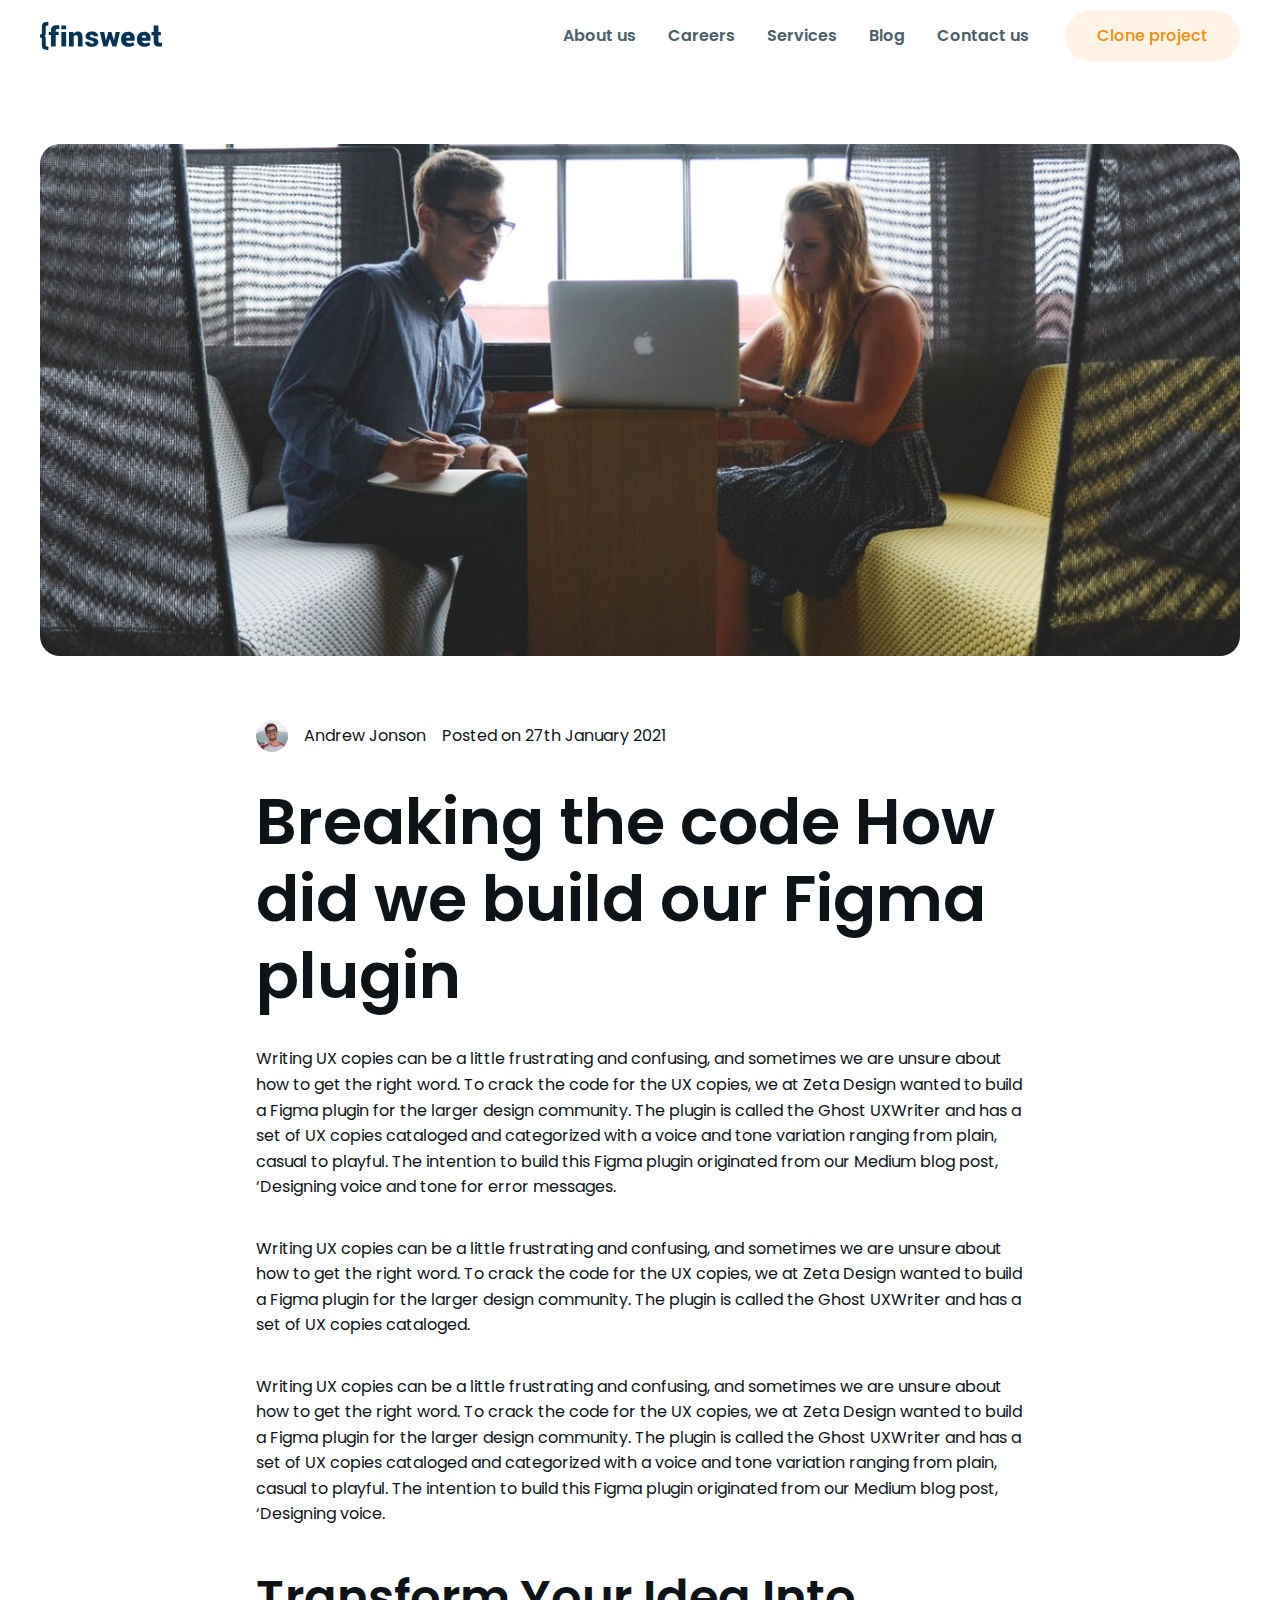
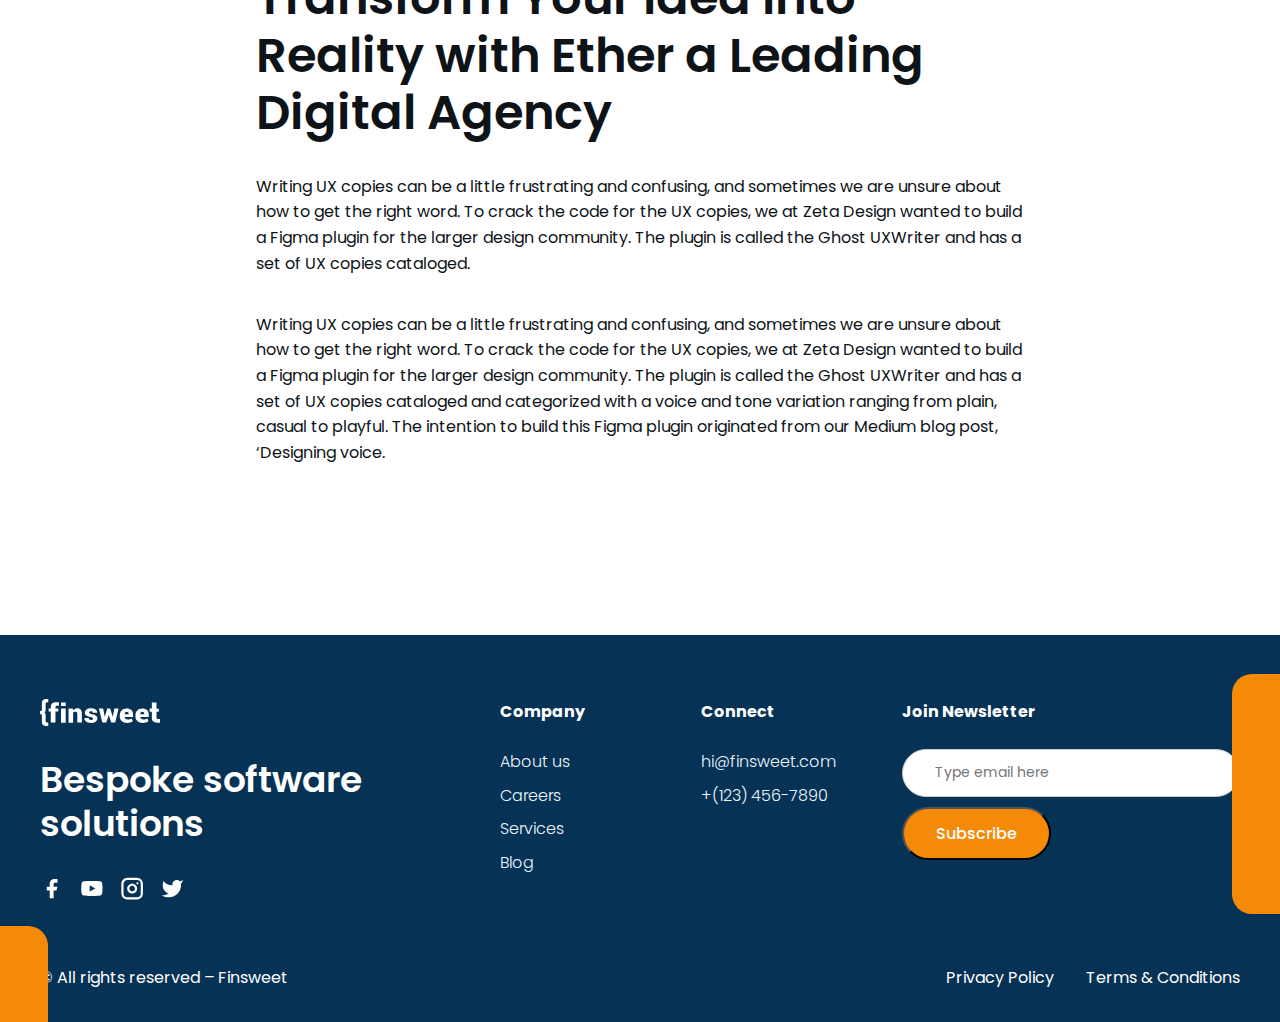
<file: blog-inner.html>
<!DOCTYPE html>
<html lang="en">
<head>
    <meta charset="UTF-8">
    <meta name="viewport" content="width=device-width, initial-scale=1.0">
    <link rel="stylesheet" href="/CSS/style.css">
    <link rel="stylesheet" href="/CSS/blog-inner.css">
    <link rel="stylesheet" href="/CSS/reset.css">
    <link rel="stylesheet" href="/CSS/base.css">
    <link rel="preconnect" href="https://fonts.googleapis.com">
    <link rel="preconnect" href="https://fonts.gstatic.com" crossorigin>
    <link href="https://fonts.googleapis.com/css2?family=Poppins:ital,wght@0,200;0,300;0,400;0,500;0,600;0,700;0,800;0,900;1,200;1,300;1,400;1,500;1,600;1,700;1,800;1,900&display=swap" rel="stylesheet">
    <title>Blog inner</title>
</head>
<body>
    <header class="header">
        <div class="nav-component">
            <div class="nav-container">
                <a href="/index.html" class="home-logo">
                    <img src="/ICON/Logo.svg" alt="logo-home">
                </a>
                <nav role="navigation" class="nav-menu w-nav-menu">
                    <a href="about.html" class="nav-link">About us</a>
                    <a href="career.html" class="nav-link">Careers</a>
                    <a href="services.html" class="nav-link">Services</a>
                    <a href="blog.html" class="nav-link">Blog</a>
                    <a href="contact.html" class="nav-link">Contact us</a>
                    <div class="nav-btn">
                        <a href="#" target="_blank" class="nav-button">Clone project</a>
                    </div>
                </nav>
                <label for="nav-mobile-input" class="nav-bar__btn">
                    <svg xmlns="http://www.w3.org/2000/svg" viewBox="0 0 448 512"><!--!Font Awesome Free 6.5.2 by @fontawesome - https://fontawesome.com License - https://fontawesome.com/license/free Copyright 2024 Fonticons, Inc.--><path d="M0 96C0 78.3 14.3 64 32 64H416c17.7 0 32 14.3 32 32s-14.3 32-32 32H32C14.3 128 0 113.7 0 96zM0 256c0-17.7 14.3-32 32-32H416c17.7 0 32 14.3 32 32s-14.3 32-32 32H32c-17.7 0-32-14.3-32-32zM448 416c0 17.7-14.3 32-32 32H32c-17.7 0-32-14.3-32-32s14.3-32 32-32H416c17.7 0 32 14.3 32 32z"/></svg>
                </label>
                <input type="checkbox" name="" class="nav-input" id="nav-mobile-input">
                <label for="nav-mobile-input" class="nav-overlay"></label>
                <nav role="navigation" class="nav-menu__mobile w-nav-menu">
                    <label for="nav-mobile-input" class="nav-mobile__close">
                        <svg xmlns="http://www.w3.org/2000/svg" viewBox="0 0 512 512"><!--!Font Awesome Free 6.5.2 by @fontawesome - https://fontawesome.com License - https://fontawesome.com/license/free Copyright 2024 Fonticons, Inc.--><path d="M64 32C28.7 32 0 60.7 0 96V416c0 35.3 28.7 64 64 64H448c35.3 0 64-28.7 64-64V96c0-35.3-28.7-64-64-64H64zM175 175c9.4-9.4 24.6-9.4 33.9 0l47 47 47-47c9.4-9.4 24.6-9.4 33.9 0s9.4 24.6 0 33.9l-47 47 47 47c9.4 9.4 9.4 24.6 0 33.9s-24.6 9.4-33.9 0l-47-47-47 47c-9.4 9.4-24.6 9.4-33.9 0s-9.4-24.6 0-33.9l47-47-47-47c-9.4-9.4-9.4-24.6 0-33.9z"/></svg>
                    </label>
                    <ul class="nav-mobile__list">
                    <li><a href="about.html" class="nav-link__mobile">About us</a></li>
                    <li><a href="career.html" class="nav-link__mobile">Careers</a></li>
                    <li><a href="services.html" class="nav-link__mobile">Services</a></li>
                    <li><a href="blog.html" class="nav-link__mobile">Blog</a></li>
                    <li><a href="contact.html" class="nav-link__mobile">Contact us</a></li>
                    <div class="nav-btn">
                        <a href="#" target="_blank" class="nav-button">Clone project</a>
                    </div>
                    </ul>
                </nav>
            </div>
        </div>
    </header>
    <main class="main-wrapper">
        <section class="section-blog-template">
            <div class="inner-padding">
                <div class="inner-container">
                    <div class="inner-padding__block">
                        <div class="blog-template__component">
                            <img src="/IMG/inner.png" alt="working" class="working-img">
                            <div class="padding-bottom padding-xlarge"></div>
                            <div class="container-small">
                                <div class="blog-template__author-content">
                                    <div class="blog_featured_author-description">
                                        <img src="/ICON/man.svg" alt="" class="blog-featured__author-photo">
                                        <div>Andrew Jonson</div>
                                    </div>
                                    <div class="blog_featured_date">Posted on 27th January 2021</div>
                                </div>
                                <div class="padding-bottom padding-medium"></div>
                                <h1>Breaking the code How did we build our Figma plugin </h1>
                                <div class="padding-bottom padding-medium"></div>
                                <div class="blog-text__dsc">
                                    <p>Writing UX copies can be a little frustrating and confusing, and sometimes we are unsure about how to get the right word. To crack the code for the UX copies, we at Zeta Design wanted to build a Figma plugin for the larger design community. The plugin is called the Ghost UXWriter and has a set of UX copies cataloged and categorized with a voice and tone variation ranging from plain, casual to playful. The intention to build this Figma plugin originated from our Medium blog post, ‘Designing voice and tone for error messages.</p> <br>
                                    <p>Writing UX copies can be a little frustrating and confusing, and sometimes we are unsure about how to get the right word. To crack the code for the UX copies, we at Zeta Design wanted to build a Figma plugin for the larger design community. The plugin is called the Ghost UXWriter and has a set of UX copies cataloged.</p> <br>
                                    <p>Writing UX copies can be a little frustrating and confusing, and sometimes we are unsure about how to get the right word. To crack the code for the UX copies, we at Zeta Design wanted to build a Figma plugin for the larger design community. The plugin is called the Ghost UXWriter and has a set of UX copies cataloged and categorized with a voice and tone variation ranging from plain, casual to playful. The intention to build this Figma plugin originated from our Medium blog post, ‘Designing voice.</p>
                                    <div class="padding-bottom padding-medium"></div>
                                    <h2>Transform Your Idea Into Reality with Ether a Leading Digital Agency</h2>
                                    <div class="padding-bottom padding-medium"></div>
                                    <p>Writing UX copies can be a little frustrating and confusing, and sometimes we are unsure about how to get the right word. To crack the code for the UX copies, we at Zeta Design wanted to build a Figma plugin for the larger design community. The plugin is called the Ghost UXWriter and has a set of UX copies cataloged.</p> <br>
                                    <p>Writing UX copies can be a little frustrating and confusing, and sometimes we are unsure about how to get the right word. To crack the code for the UX copies, we at Zeta Design wanted to build a Figma plugin for the larger design community. The plugin is called the Ghost UXWriter and has a set of UX copies cataloged and categorized with a voice and tone variation ranging from plain, casual to playful. The intention to build this Figma plugin originated from our Medium blog post, ‘Designing voice.</p>
                                    <div class="padding-bottom padding-xlarge"></div>
                                </div>
                            </div>
                        </div>
                    </div>
                </div>
            </div>
        </section>
    </main>
    <footer class="footer">
        <div class="home-padding">
            <div class="home-container">
                <div class="footer-content">
                    <div class="footer-left">
                        <a href="#" class="footer-logo">
                            <img src="/ICON/footer-logo.svg" alt="logo">
                        </a>
                        <div class="padding-bottom padding-medium"></div>
                        <h3>Bespoke software solutions</h3>
                        <div class="padding-bottom padding-medium"></div>
                        <div class="social-wrapper">
                            <a aria-label="Facebook Link" id="w-node-_79c5f90a-310a-57eb-c561-3883287bed0c-287becff" href="https://www.facebook.com/thatsfinsweet" target="_blank" class="social_link w-inline-block"><div class="social_icon w-embed"><svg aria-hidden="true" height="100%" viewBox="0 0 22 22" fill="none" xmlns="http://www.w3.org/2000/svg">
                                <path d="M16.0073 1.77881H13.3394C12.1601 1.77881 11.0292 2.24727 10.1953 3.08115C9.36142 3.91503 8.89295 5.046 8.89295 6.22528V8.89316H6.22507V12.4503H8.89295V19.5647H12.4501V12.4503H15.118L16.0073 8.89316H12.4501V6.22528C12.4501 5.98943 12.5438 5.76323 12.7106 5.59646C12.8774 5.42968 13.1036 5.33599 13.3394 5.33599H16.0073V1.77881Z" fill="currentcolor"></path>
                                </svg></div></a>
                            <a aria-label="Youtube Link" id="w-node-_79c5f90a-310a-57eb-c561-3883287bed08-287becff" href="https://www.youtube.com/finsweet" target="_blank" class="social_link w-inline-block"><div class="social_icon w-embed"><svg aria-hidden="true" height="100%" viewBox="0 0 22 22" fill="none" xmlns="http://www.w3.org/2000/svg">
                                <path fill-rule="evenodd" clip-rule="evenodd" d="M19.6396 4.58818C19.9425 4.90047 20.1577 5.28717 20.2633 5.70922C20.5454 7.27322 20.6824 8.85995 20.6724 10.4492C20.678 12.0146 20.5411 13.5773 20.2633 15.118C20.1577 15.54 19.9425 15.9267 19.6396 16.239C19.3367 16.5513 18.9567 16.7781 18.5381 16.8965C17.0085 17.3056 10.8902 17.3056 10.8902 17.3056C10.8902 17.3056 4.77182 17.3056 3.24224 16.8965C2.83211 16.7843 2.45786 16.5682 2.15565 16.2691C1.85343 15.97 1.63347 15.598 1.51701 15.1891C1.23489 13.6251 1.09795 12.0384 1.10793 10.4492C1.10014 8.87183 1.23707 7.29711 1.51701 5.74479C1.62264 5.32274 1.83779 4.93604 2.14071 4.62375C2.44363 4.31146 2.8236 4.08464 3.24224 3.9662C4.77182 3.55713 10.8902 3.55713 10.8902 3.55713C10.8902 3.55713 17.0085 3.55713 18.5381 3.93063C18.9567 4.04907 19.3367 4.27589 19.6396 4.58818ZM14.0031 10.4492L8.88962 13.3572V7.54119L14.0031 10.4492Z" fill="currentcolor"></path>
                                </svg></div></a>
                            <a aria-label="Instagram Link" id="w-node-_79c5f90a-310a-57eb-c561-3883287bed0e-287becff" href="https://www.instagram.com/thatsfinsweet/" target="_blank" class="social_link w-inline-block"><div class="social_icon w-embed"><svg aria-hidden="true" height="100%" viewBox="0 0 22 22" fill="none" xmlns="http://www.w3.org/2000/svg">
                                <g clip-path="url(#clip0)">
                                <path d="M15.556 1.77881H6.66302C4.20731 1.77881 2.21655 3.76956 2.21655 6.22528V15.1182C2.21655 17.5739 4.20731 19.5647 6.66302 19.5647H15.556C18.0117 19.5647 20.0024 17.5739 20.0024 15.1182V6.22528C20.0024 3.76956 18.0117 1.77881 15.556 1.77881Z" stroke="currentcolor" stroke-width="2" stroke-linecap="round" stroke-linejoin="round"></path>
                                <path d="M14.6667 10.1111C14.7765 10.8512 14.65 11.6071 14.3054 12.2712C13.9608 12.9353 13.4156 13.4739 12.7473 13.8103C12.079 14.1466 11.3216 14.2637 10.5829 14.1449C9.84417 14.026 9.16176 13.6772 8.6327 13.1482C8.10364 12.6191 7.75487 11.9367 7.636 11.198C7.51713 10.4593 7.63422 9.70192 7.97061 9.03359C8.30699 8.36527 8.84555 7.82003 9.50967 7.47543C10.1738 7.13083 10.9297 7.00441 11.6698 7.11416C12.4247 7.22611 13.1236 7.5779 13.6633 8.11756C14.203 8.65722 14.5548 9.35614 14.6667 10.1111Z" stroke="currentcolor" stroke-width="2" stroke-linecap="round" stroke-linejoin="round"></path>
                                <path d="M16.0006 5.78027H16.0103" stroke="currentcolor" stroke-width="2" stroke-linecap="round" stroke-linejoin="round"></path>
                                </g>
                                <defs>
                                <clipPath id="clip0">
                                <rect width="21.3431" height="21.3431" fill="currentcolor" transform="translate(0.437988)"></rect>
                                </clipPath>
                                </defs>
                                </svg></div></a>
                            <a aria-label="Twitter Link" id="w-node-_79c5f90a-310a-57eb-c561-3883287bed0a-287becff" href="https://twitter.com/thatsfinsweet" target="_blank" class="social_link w-inline-block"><div class="social_icon w-embed"><svg aria-hidden="true" height="100%" viewBox="0 0 22 22" fill="none" xmlns="http://www.w3.org/2000/svg">
                                <path d="M21.111 2.66812C20.2594 3.26882 19.3165 3.72826 18.3186 4.02874C17.783 3.41292 17.0712 2.97643 16.2795 2.77833C15.4877 2.58022 14.6543 2.63006 13.8918 2.92108C13.1293 3.21211 12.4746 3.7303 12.0162 4.40555C11.5578 5.08081 11.3178 5.88055 11.3287 6.69663V7.58592C9.76593 7.62644 8.21735 7.27984 6.82092 6.57697C5.42449 5.8741 4.22357 4.83679 3.3251 3.55742C3.3251 3.55742 -0.23208 11.5611 7.77157 15.1182C5.94009 16.3614 3.75832 16.9848 1.54651 16.8968C9.55016 21.3433 19.3324 16.8968 19.3324 6.66995C19.3316 6.42224 19.3078 6.17514 19.2613 5.93183C20.1689 5.03675 20.8094 3.90665 21.111 2.66812Z" fill="currentcolor"></path>
                                </svg></div></a>
                        </div>
                    </div>
                    <div class="footer-right">
                        <div class="footer-link__wrapper">
                            <div class="footer-link__col">
                                <h4>Company</h4>
                                <div class="padding-bottom padding-small"></div>
                                <a href="#" class="footer-link">About us</a>
                                <a href="#" class="footer-link">Careers</a>
                                <a href="#" class="footer-link">Services</a>
                                <a href="#" class="footer-link">Blog</a>
                            </div>
                            <!-- 2 -->
                            <div class="footer-link__col">
                                <h4>Connect</h4>
                                <div class="padding-bottom padding-small"></div>
                                <a href="#" class="footer-link">hi@finsweet.com</a>
                                <a href="#" class="footer-link">+(123) 456-7890</a>
                            </div>
                            <div class="footer-subscribe__form">
                                <h4>Join Newsletter</h4>
                                <div class="padding-bottom padding-small"></div>
                                <div class="footer-form__wrapper">
                                    <form id="email-form" class="footer-form">
                                        <input class="form_input is-subscribe w-input" maxlength="256" name="name-2" data-name="Name 2" placeholder="Type email here" type="text" id="name-2">
                                        <input type="submit" class="button is-form-subscribe w-button" value="Subscribe">
                                    </form>
                                </div>
                            </div>
                        </div>
                    </div>
                </div>
                <div class="footer-bottom__content">
                    <a href="#">© All rights reserved – Finsweet</a>
                    <div class="footer-bottom__grid">
                        <a href="#">Privacy Policy</a>
                        <a href="#">Terms & Conditions</a>
                    </div>
                </div>
            </div>
        </div>
        <div class="footer_shape-right"></div>
        <div class="footer_shape-left"></div>
    </footer>
</body>
</html>
</file>
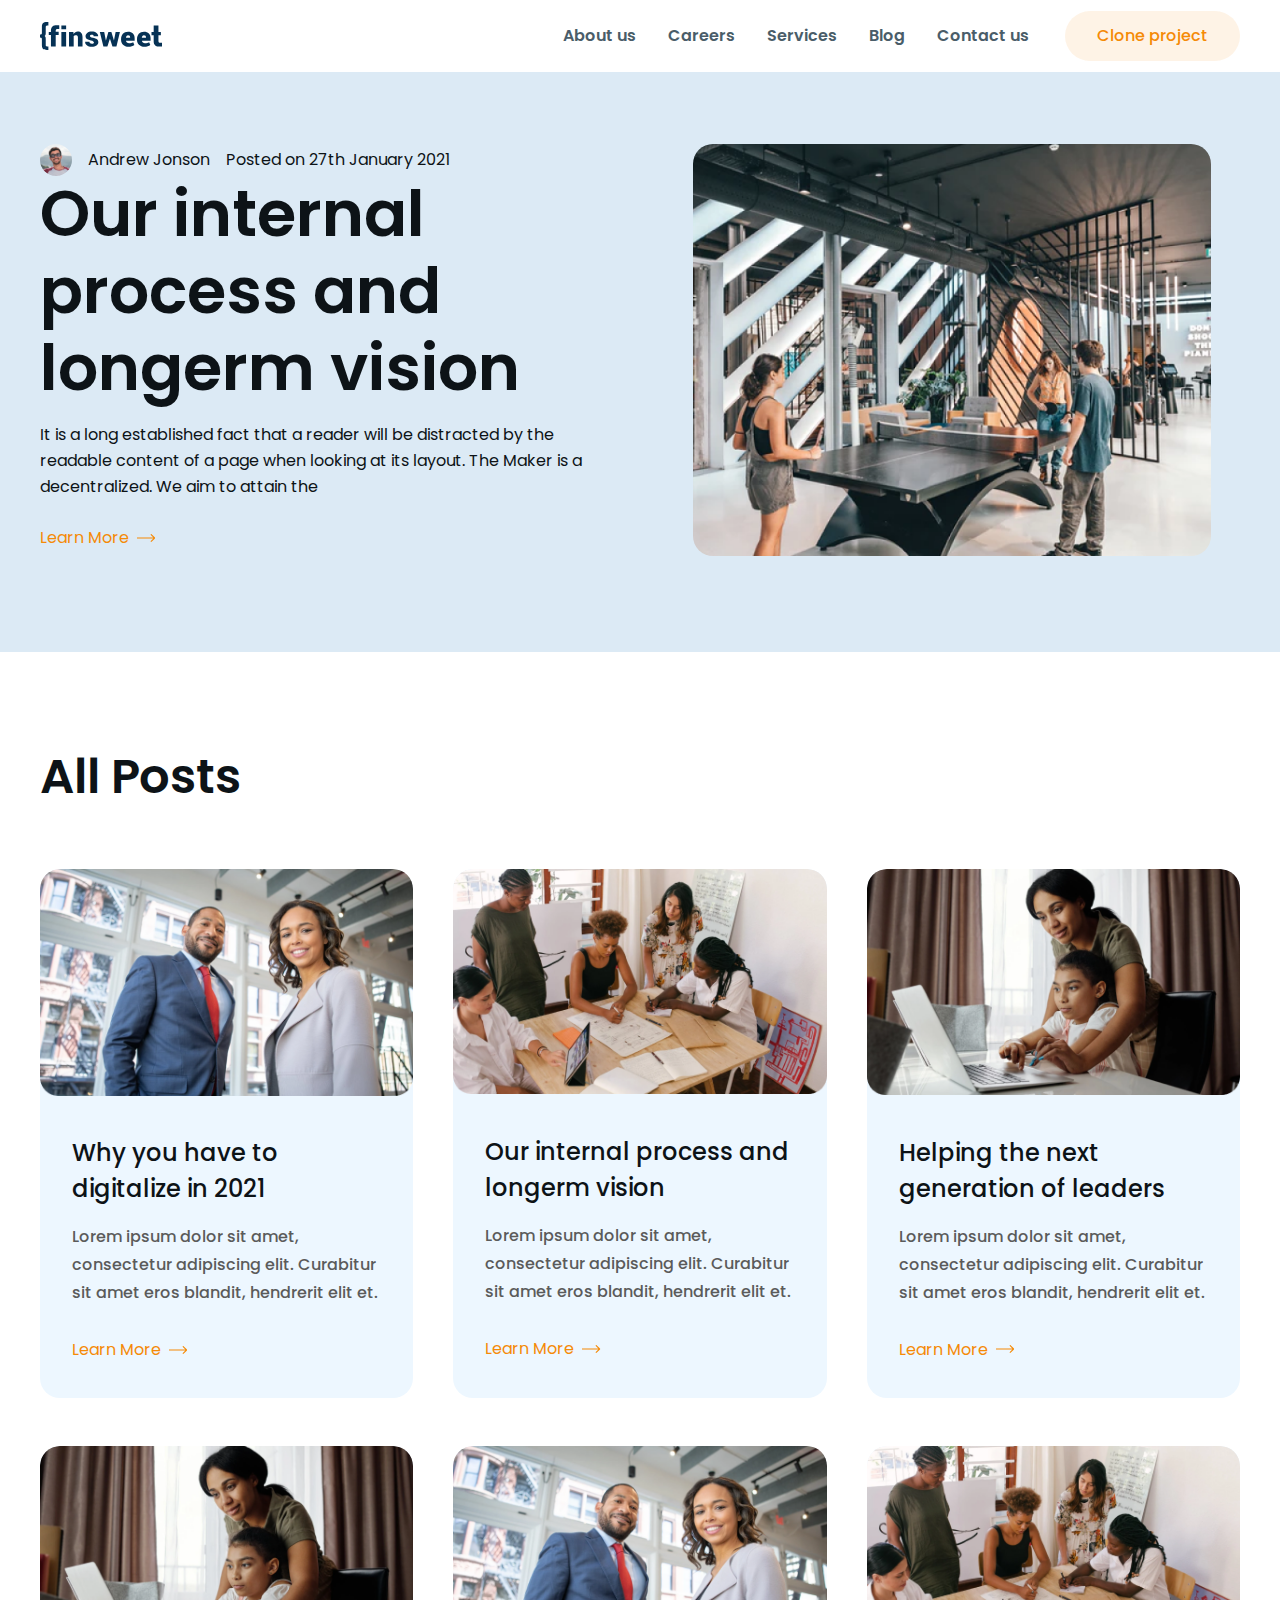
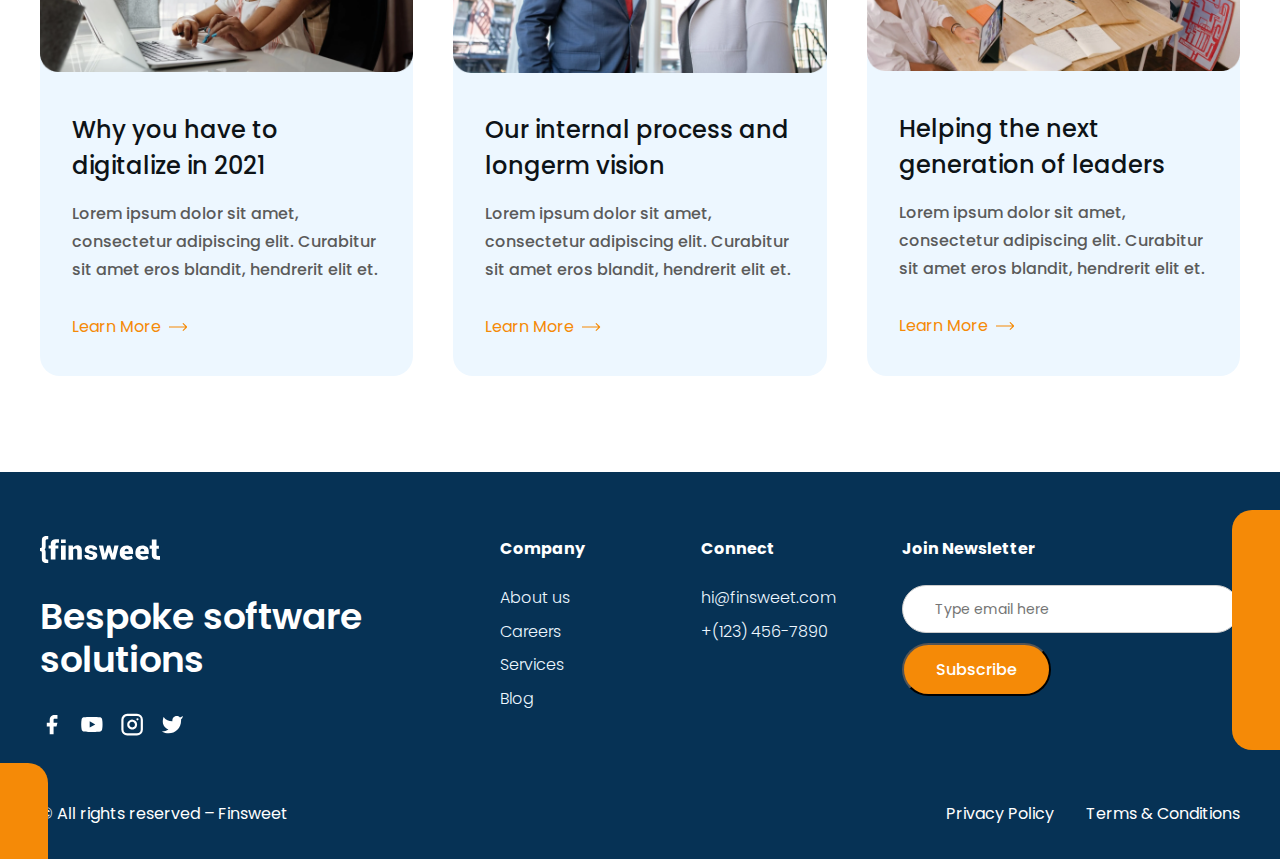
<file: blog.html>
<!DOCTYPE html>
<html lang="en">
<head>
    <meta charset="UTF-8">
    <meta name="viewport" content="width=device-width, initial-scale=1.0">
    <link rel="stylesheet" href="/CSS/style.css">
    <link rel="stylesheet" href="/CSS/blog.css">
    <link rel="stylesheet" href="/CSS/reset.css">
    <link rel="stylesheet" href="/CSS/base.css">
    <link rel="preconnect" href="https://fonts.googleapis.com">
    <link rel="preconnect" href="https://fonts.gstatic.com" crossorigin>
    <link href="https://fonts.googleapis.com/css2?family=Poppins:ital,wght@0,200;0,300;0,400;0,500;0,600;0,700;0,800;0,900;1,200;1,300;1,400;1,500;1,600;1,700;1,800;1,900&display=swap" rel="stylesheet">
    <title>Blog</title>
</head>
<body>
    <header class="header">
        <div class="nav-component">
            <div class="nav-container">
                <a href="/index.html" class="home-logo">
                    <img src="/ICON/Logo.svg" alt="logo-home">
                </a>
                <nav role="navigation" class="nav-menu w-nav-menu">
                    <a href="about.html" class="nav-link">About us</a>
                    <a href="career.html" class="nav-link">Careers</a>
                    <a href="services.html" class="nav-link">Services</a>
                    <a href="blog.html" class="nav-link">Blog</a>
                    <a href="contact.html" class="nav-link">Contact us</a>
                    <div class="nav-btn">
                        <a href="#" target="_blank" class="nav-button">Clone project</a>
                    </div>
                </nav>
                <label for="nav-mobile-input" class="nav-bar__btn">
                    <svg xmlns="http://www.w3.org/2000/svg" viewBox="0 0 448 512"><!--!Font Awesome Free 6.5.2 by @fontawesome - https://fontawesome.com License - https://fontawesome.com/license/free Copyright 2024 Fonticons, Inc.--><path d="M0 96C0 78.3 14.3 64 32 64H416c17.7 0 32 14.3 32 32s-14.3 32-32 32H32C14.3 128 0 113.7 0 96zM0 256c0-17.7 14.3-32 32-32H416c17.7 0 32 14.3 32 32s-14.3 32-32 32H32c-17.7 0-32-14.3-32-32zM448 416c0 17.7-14.3 32-32 32H32c-17.7 0-32-14.3-32-32s14.3-32 32-32H416c17.7 0 32 14.3 32 32z"/></svg>
                </label>
                <input type="checkbox" name="" class="nav-input" id="nav-mobile-input">
                <label for="nav-mobile-input" class="nav-overlay"></label>
                <nav role="navigation" class="nav-menu__mobile w-nav-menu">
                    <label for="nav-mobile-input" class="nav-mobile__close">
                        <svg xmlns="http://www.w3.org/2000/svg" viewBox="0 0 512 512"><!--!Font Awesome Free 6.5.2 by @fontawesome - https://fontawesome.com License - https://fontawesome.com/license/free Copyright 2024 Fonticons, Inc.--><path d="M64 32C28.7 32 0 60.7 0 96V416c0 35.3 28.7 64 64 64H448c35.3 0 64-28.7 64-64V96c0-35.3-28.7-64-64-64H64zM175 175c9.4-9.4 24.6-9.4 33.9 0l47 47 47-47c9.4-9.4 24.6-9.4 33.9 0s9.4 24.6 0 33.9l-47 47 47 47c9.4 9.4 9.4 24.6 0 33.9s-24.6 9.4-33.9 0l-47-47-47 47c-9.4 9.4-24.6 9.4-33.9 0s-9.4-24.6 0-33.9l47-47-47-47c-9.4-9.4-9.4-24.6 0-33.9z"/></svg>
                    </label>
                    <ul class="nav-mobile__list">
                    <li><a href="about.html" class="nav-link__mobile">About us</a></li>
                    <li><a href="career.html" class="nav-link__mobile">Careers</a></li>
                    <li><a href="services.html" class="nav-link__mobile">Services</a></li>
                    <li><a href="blog.html" class="nav-link__mobile">Blog</a></li>
                    <li><a href="contact.html" class="nav-link__mobile">Contact us</a></li>
                    <div class="nav-btn">
                        <a href="#" target="_blank" class="nav-button">Clone project</a>
                    </div>
                    </ul>
                </nav>
            </div>
        </div>
    </header>
    <main class="main-wrapper">
        <section class="section_blog_featured">
            <div class="blog-padding">
                <div class="blog-container">
                    <div class="blog-padding__block">
                        <div class="blog-featured__list-wrapper">
                            <div class="blog-featured__component">
                                <div class="blog-featured__content">
                                    <div class="blog-featured__author">
                                        <div class="blog-featured__author-dcs">
                                            <img src="/ICON/man.svg" alt="man" class="man-author">
                                            <div class="blog-featured__author-name">Andrew Jonson</div>
                                        </div>
                                        <div class="blog-featured__date">Posted on 27th January 2021</div>
                                    </div>
                                    <a href="#" class="w-inline-block">
                                        <h1>Our internal process and longerm vision</h1>
                                    </a>
                                    <div class="padding-bottom padding-small"></div>
                                    <p>It is a long established fact that a reader will be distracted by the readable content of a page when looking at its layout. The Maker is a decentralized. We aim to attain the</p>
                                    <div class="padding-bottom padding-small"></div>
                                    <a href="#" class="learn-more__component">
                                        <div>Learn More</div>
                                        <div class="learn-more_arrow w-embed">
                                            <svg height="100%" viewBox="0 0 25 11" fill="none" xmlns="http://www.w3.org/2000/svg">
                                                <path fill-rule="evenodd" clip-rule="evenodd" d="M20.0384 0.218756L24.7817 4.97188C25.0728 5.26355 25.0728 5.73645 24.7817 6.02812L20.0384 10.7812C19.7473 11.0729 19.2754 11.0729 18.9843 10.7812C18.6932 10.4896 18.6932 10.0167 18.9843 9.72499L22.4552 6.24688L0 6.24688L0 4.75312L22.4552 4.75312L18.9843 1.27501C18.6932 0.98333 18.6932 0.510432 18.9843 0.218756C19.2754 -0.0729188 19.7473 -0.0729188 20.0384 0.218756Z" fill="currentcolor"></path>
                                            </svg>
                                        </div>
                                    </a>
                                </div>
                                <a href="#" class="blog-featured__image-link">
                                    <div class="blog-featured__content-right">
                                        <img src="/IMG/Header Image.png" alt="thumbnail" class="blog-featured__image">
                                    </div>
                                </a>
                            </div>
                        </div>
                    </div>
                </div>
            </div>
        </section>

        <section class="section_blog_all">
            <div class="blog-padding">
                <div class="blog-container">
                    <div class="blog-padding__block">
                        <div class="section-title">
                            <h2>All Posts</h2>
                        </div>
                        <div class="blog-component">
                            <div class="blog-list" role="list">
                                <div class="blog-items" role="listitem">
                                    <a href="#" class="is-blue w-inline-block">
                                        <div class="blog-card__wrapper">
                                            <div class="blog_card_image-wrapper">
                                                <img src="/IMG/services (1).png" alt="Two people working" class="blog-card__image">
                                            </div>
                                            <div class="blog-card__content">
                                                <div class="blog-card__block">
                                                    <h3>Why you have to digitalize in 2021</h3>
                                                    <p>Lorem ipsum dolor sit amet, consectetur adipiscing elit. Curabitur sit amet eros blandit, hendrerit elit et. </p>
                                                </div>
                                                <div class="learn-more__component">
                                                    <div>Learn More</div>
                                                    <div class="learn-more_arrow "><svg height="100%" viewBox="0 0 25 11" fill="none" xmlns="http://www.w3.org/2000/svg">
                                            <path fill-rule="evenodd" clip-rule="evenodd" d="M20.0384 0.218756L24.7817 4.97188C25.0728 5.26355 25.0728 5.73645 24.7817 6.02812L20.0384 10.7812C19.7473 11.0729 19.2754 11.0729 18.9843 10.7812C18.6932 10.4896 18.6932 10.0167 18.9843 9.72499L22.4552 6.24688L0 6.24688L0 4.75312L22.4552 4.75312L18.9843 1.27501C18.6932 0.98333 18.6932 0.510432 18.9843 0.218756C19.2754 -0.0729188 19.7473 -0.0729188 20.0384 0.218756Z" fill="currentcolor"></path>
                                            </svg>
                                                    </div>
                                                </div>
                                            </div>
                                        </div>
                                    </a>
                                </div>
                                <!-- 2 -->
                                <div class="blog-items" role="listitem">
                                    <a href="#" class="is-blue w-inline-block">
                                        <div class="blog-card__wrapper">
                                            <div class="blog_card_image-wrapper">
                                                <img src="/IMG/services (2).png" alt="Two people working" class="blog-card__image">
                                            </div>
                                            <div class="blog-card__content">
                                                <div class="blog-card__block">
                                                    <h3>Our internal process and longerm vision</h3>
                                                    <p>Lorem ipsum dolor sit amet, consectetur adipiscing elit. Curabitur sit amet eros blandit, hendrerit elit et. </p>
                                                </div>
                                                <div class="learn-more__component">
                                                    <div>Learn More</div>
                                                    <div class="learn-more_arrow "><svg height="100%" viewBox="0 0 25 11" fill="none" xmlns="http://www.w3.org/2000/svg">
                                            <path fill-rule="evenodd" clip-rule="evenodd" d="M20.0384 0.218756L24.7817 4.97188C25.0728 5.26355 25.0728 5.73645 24.7817 6.02812L20.0384 10.7812C19.7473 11.0729 19.2754 11.0729 18.9843 10.7812C18.6932 10.4896 18.6932 10.0167 18.9843 9.72499L22.4552 6.24688L0 6.24688L0 4.75312L22.4552 4.75312L18.9843 1.27501C18.6932 0.98333 18.6932 0.510432 18.9843 0.218756C19.2754 -0.0729188 19.7473 -0.0729188 20.0384 0.218756Z" fill="currentcolor"></path>
                                            </svg>
                                                    </div>
                                                </div>
                                            </div>
                                        </div>
                                    </a>
                                </div>
                                <!-- 3 -->
                                <div class="blog-items" role="listitem">
                                    <a href="#" class="is-blue w-inline-block">
                                        <div class="blog-card__wrapper">
                                            <div class="blog_card_image-wrapper">
                                                <img src="/IMG/services (3).png" alt="Two people working" class="blog-card__image">
                                            </div>
                                            <div class="blog-card__content">
                                                <div class="blog-card__block">
                                                    <h3>Helping the next generation of leaders</h3>
                                                    <p>Lorem ipsum dolor sit amet, consectetur adipiscing elit. Curabitur sit amet eros blandit, hendrerit elit et. </p>
                                                </div>
                                                <div class="learn-more__component">
                                                    <div>Learn More</div>
                                                    <div class="learn-more_arrow "><svg height="100%" viewBox="0 0 25 11" fill="none" xmlns="http://www.w3.org/2000/svg">
                                            <path fill-rule="evenodd" clip-rule="evenodd" d="M20.0384 0.218756L24.7817 4.97188C25.0728 5.26355 25.0728 5.73645 24.7817 6.02812L20.0384 10.7812C19.7473 11.0729 19.2754 11.0729 18.9843 10.7812C18.6932 10.4896 18.6932 10.0167 18.9843 9.72499L22.4552 6.24688L0 6.24688L0 4.75312L22.4552 4.75312L18.9843 1.27501C18.6932 0.98333 18.6932 0.510432 18.9843 0.218756C19.2754 -0.0729188 19.7473 -0.0729188 20.0384 0.218756Z" fill="currentcolor"></path>
                                            </svg>
                                                    </div>
                                                </div>
                                            </div>
                                        </div>
                                    </a>
                                </div>
                                <!-- 4 -->
                                <div class="blog-items" role="listitem">
                                    <a href="#" class="is-blue w-inline-block">
                                        <div class="blog-card__wrapper">
                                            <div class="blog_card_image-wrapper">
                                                <img src="/IMG/services (3).png" alt="Two people working" class="blog-card__image">
                                            </div>
                                            <div class="blog-card__content">
                                                <div class="blog-card__block">
                                                    <h3>Why you have to digitalize in 2021</h3>
                                                    <p>Lorem ipsum dolor sit amet, consectetur adipiscing elit. Curabitur sit amet eros blandit, hendrerit elit et. </p>
                                                </div>
                                                <div class="learn-more__component">
                                                    <div>Learn More</div>
                                                    <div class="learn-more_arrow "><svg height="100%" viewBox="0 0 25 11" fill="none" xmlns="http://www.w3.org/2000/svg">
                                            <path fill-rule="evenodd" clip-rule="evenodd" d="M20.0384 0.218756L24.7817 4.97188C25.0728 5.26355 25.0728 5.73645 24.7817 6.02812L20.0384 10.7812C19.7473 11.0729 19.2754 11.0729 18.9843 10.7812C18.6932 10.4896 18.6932 10.0167 18.9843 9.72499L22.4552 6.24688L0 6.24688L0 4.75312L22.4552 4.75312L18.9843 1.27501C18.6932 0.98333 18.6932 0.510432 18.9843 0.218756C19.2754 -0.0729188 19.7473 -0.0729188 20.0384 0.218756Z" fill="currentcolor"></path>
                                            </svg>
                                                    </div>
                                                </div>
                                            </div>
                                        </div>
                                    </a>
                                </div>
                                <!-- 5 -->
                                <div class="blog-items" role="listitem">
                                    <a href="#" class="is-blue w-inline-block">
                                        <div class="blog-card__wrapper">
                                            <div class="blog_card_image-wrapper">
                                                <img src="/IMG/services (1).png" alt="Two people working" class="blog-card__image">
                                            </div>
                                            <div class="blog-card__content">
                                                <div class="blog-card__block">
                                                    <h3>Our internal process and longerm vision</h3>
                                                    <p>Lorem ipsum dolor sit amet, consectetur adipiscing elit. Curabitur sit amet eros blandit, hendrerit elit et. </p>
                                                </div>
                                                <div class="learn-more__component">
                                                    <div>Learn More</div>
                                                    <div class="learn-more_arrow "><svg height="100%" viewBox="0 0 25 11" fill="none" xmlns="http://www.w3.org/2000/svg">
                                            <path fill-rule="evenodd" clip-rule="evenodd" d="M20.0384 0.218756L24.7817 4.97188C25.0728 5.26355 25.0728 5.73645 24.7817 6.02812L20.0384 10.7812C19.7473 11.0729 19.2754 11.0729 18.9843 10.7812C18.6932 10.4896 18.6932 10.0167 18.9843 9.72499L22.4552 6.24688L0 6.24688L0 4.75312L22.4552 4.75312L18.9843 1.27501C18.6932 0.98333 18.6932 0.510432 18.9843 0.218756C19.2754 -0.0729188 19.7473 -0.0729188 20.0384 0.218756Z" fill="currentcolor"></path>
                                            </svg>
                                                    </div>
                                                </div>
                                            </div>
                                        </div>
                                    </a>
                                </div>
                                <!-- 6 -->
                                <div class="blog-items" role="listitem">
                                    <a href="#" class="is-blue w-inline-block">
                                        <div class="blog-card__wrapper">
                                            <div class="blog_card_image-wrapper">
                                                <img src="/IMG/services (2).png" alt="Two people working" class="blog-card__image">
                                            </div>
                                            <div class="blog-card__content">
                                                <div class="blog-card__block">
                                                    <h3>Helping the next generation of leaders</h3>
                                                    <p>Lorem ipsum dolor sit amet, consectetur adipiscing elit. Curabitur sit amet eros blandit, hendrerit elit et. </p>
                                                </div>
                                                <div class="learn-more__component">
                                                    <div>Learn More</div>
                                                    <div class="learn-more_arrow "><svg height="100%" viewBox="0 0 25 11" fill="none" xmlns="http://www.w3.org/2000/svg">
                                            <path fill-rule="evenodd" clip-rule="evenodd" d="M20.0384 0.218756L24.7817 4.97188C25.0728 5.26355 25.0728 5.73645 24.7817 6.02812L20.0384 10.7812C19.7473 11.0729 19.2754 11.0729 18.9843 10.7812C18.6932 10.4896 18.6932 10.0167 18.9843 9.72499L22.4552 6.24688L0 6.24688L0 4.75312L22.4552 4.75312L18.9843 1.27501C18.6932 0.98333 18.6932 0.510432 18.9843 0.218756C19.2754 -0.0729188 19.7473 -0.0729188 20.0384 0.218756Z" fill="currentcolor"></path>
                                            </svg>
                                                    </div>
                                                </div>
                                            </div>
                                        </div>
                                    </a>
                                </div>
                            </div>
                        </div>
                    </div>
                </div>
            </div>
        </section>
    </main>
    <footer class="footer">
        <div class="home-padding">
            <div class="home-container">
                <div class="footer-content">
                    <div class="footer-left">
                        <a href="#" class="footer-logo">
                            <img src="/ICON/footer-logo.svg" alt="logo">
                        </a>
                        <div class="padding-bottom padding-medium"></div>
                        <h3>Bespoke software solutions</h3>
                        <div class="padding-bottom padding-medium"></div>
                        <div class="social-wrapper">
                            <a aria-label="Facebook Link" id="w-node-_79c5f90a-310a-57eb-c561-3883287bed0c-287becff" href="https://www.facebook.com/thatsfinsweet" target="_blank" class="social_link w-inline-block"><div class="social_icon w-embed"><svg aria-hidden="true" height="100%" viewBox="0 0 22 22" fill="none" xmlns="http://www.w3.org/2000/svg">
                                <path d="M16.0073 1.77881H13.3394C12.1601 1.77881 11.0292 2.24727 10.1953 3.08115C9.36142 3.91503 8.89295 5.046 8.89295 6.22528V8.89316H6.22507V12.4503H8.89295V19.5647H12.4501V12.4503H15.118L16.0073 8.89316H12.4501V6.22528C12.4501 5.98943 12.5438 5.76323 12.7106 5.59646C12.8774 5.42968 13.1036 5.33599 13.3394 5.33599H16.0073V1.77881Z" fill="currentcolor"></path>
                                </svg></div></a>
                            <a aria-label="Youtube Link" id="w-node-_79c5f90a-310a-57eb-c561-3883287bed08-287becff" href="https://www.youtube.com/finsweet" target="_blank" class="social_link w-inline-block"><div class="social_icon w-embed"><svg aria-hidden="true" height="100%" viewBox="0 0 22 22" fill="none" xmlns="http://www.w3.org/2000/svg">
                                <path fill-rule="evenodd" clip-rule="evenodd" d="M19.6396 4.58818C19.9425 4.90047 20.1577 5.28717 20.2633 5.70922C20.5454 7.27322 20.6824 8.85995 20.6724 10.4492C20.678 12.0146 20.5411 13.5773 20.2633 15.118C20.1577 15.54 19.9425 15.9267 19.6396 16.239C19.3367 16.5513 18.9567 16.7781 18.5381 16.8965C17.0085 17.3056 10.8902 17.3056 10.8902 17.3056C10.8902 17.3056 4.77182 17.3056 3.24224 16.8965C2.83211 16.7843 2.45786 16.5682 2.15565 16.2691C1.85343 15.97 1.63347 15.598 1.51701 15.1891C1.23489 13.6251 1.09795 12.0384 1.10793 10.4492C1.10014 8.87183 1.23707 7.29711 1.51701 5.74479C1.62264 5.32274 1.83779 4.93604 2.14071 4.62375C2.44363 4.31146 2.8236 4.08464 3.24224 3.9662C4.77182 3.55713 10.8902 3.55713 10.8902 3.55713C10.8902 3.55713 17.0085 3.55713 18.5381 3.93063C18.9567 4.04907 19.3367 4.27589 19.6396 4.58818ZM14.0031 10.4492L8.88962 13.3572V7.54119L14.0031 10.4492Z" fill="currentcolor"></path>
                                </svg></div></a>
                            <a aria-label="Instagram Link" id="w-node-_79c5f90a-310a-57eb-c561-3883287bed0e-287becff" href="https://www.instagram.com/thatsfinsweet/" target="_blank" class="social_link w-inline-block"><div class="social_icon w-embed"><svg aria-hidden="true" height="100%" viewBox="0 0 22 22" fill="none" xmlns="http://www.w3.org/2000/svg">
                                <g clip-path="url(#clip0)">
                                <path d="M15.556 1.77881H6.66302C4.20731 1.77881 2.21655 3.76956 2.21655 6.22528V15.1182C2.21655 17.5739 4.20731 19.5647 6.66302 19.5647H15.556C18.0117 19.5647 20.0024 17.5739 20.0024 15.1182V6.22528C20.0024 3.76956 18.0117 1.77881 15.556 1.77881Z" stroke="currentcolor" stroke-width="2" stroke-linecap="round" stroke-linejoin="round"></path>
                                <path d="M14.6667 10.1111C14.7765 10.8512 14.65 11.6071 14.3054 12.2712C13.9608 12.9353 13.4156 13.4739 12.7473 13.8103C12.079 14.1466 11.3216 14.2637 10.5829 14.1449C9.84417 14.026 9.16176 13.6772 8.6327 13.1482C8.10364 12.6191 7.75487 11.9367 7.636 11.198C7.51713 10.4593 7.63422 9.70192 7.97061 9.03359C8.30699 8.36527 8.84555 7.82003 9.50967 7.47543C10.1738 7.13083 10.9297 7.00441 11.6698 7.11416C12.4247 7.22611 13.1236 7.5779 13.6633 8.11756C14.203 8.65722 14.5548 9.35614 14.6667 10.1111Z" stroke="currentcolor" stroke-width="2" stroke-linecap="round" stroke-linejoin="round"></path>
                                <path d="M16.0006 5.78027H16.0103" stroke="currentcolor" stroke-width="2" stroke-linecap="round" stroke-linejoin="round"></path>
                                </g>
                                <defs>
                                <clipPath id="clip0">
                                <rect width="21.3431" height="21.3431" fill="currentcolor" transform="translate(0.437988)"></rect>
                                </clipPath>
                                </defs>
                                </svg></div></a>
                            <a aria-label="Twitter Link" id="w-node-_79c5f90a-310a-57eb-c561-3883287bed0a-287becff" href="https://twitter.com/thatsfinsweet" target="_blank" class="social_link w-inline-block"><div class="social_icon w-embed"><svg aria-hidden="true" height="100%" viewBox="0 0 22 22" fill="none" xmlns="http://www.w3.org/2000/svg">
                                <path d="M21.111 2.66812C20.2594 3.26882 19.3165 3.72826 18.3186 4.02874C17.783 3.41292 17.0712 2.97643 16.2795 2.77833C15.4877 2.58022 14.6543 2.63006 13.8918 2.92108C13.1293 3.21211 12.4746 3.7303 12.0162 4.40555C11.5578 5.08081 11.3178 5.88055 11.3287 6.69663V7.58592C9.76593 7.62644 8.21735 7.27984 6.82092 6.57697C5.42449 5.8741 4.22357 4.83679 3.3251 3.55742C3.3251 3.55742 -0.23208 11.5611 7.77157 15.1182C5.94009 16.3614 3.75832 16.9848 1.54651 16.8968C9.55016 21.3433 19.3324 16.8968 19.3324 6.66995C19.3316 6.42224 19.3078 6.17514 19.2613 5.93183C20.1689 5.03675 20.8094 3.90665 21.111 2.66812Z" fill="currentcolor"></path>
                                </svg></div></a>
                        </div>
                    </div>
                    <div class="footer-right">
                        <div class="footer-link__wrapper">
                            <div class="footer-link__col">
                                <h4>Company</h4>
                                <div class="padding-bottom padding-small"></div>
                                <a href="#" class="footer-link">About us</a>
                                <a href="#" class="footer-link">Careers</a>
                                <a href="#" class="footer-link">Services</a>
                                <a href="#" class="footer-link">Blog</a>
                            </div>
                            <!-- 2 -->
                            <div class="footer-link__col">
                                <h4>Connect</h4>
                                <div class="padding-bottom padding-small"></div>
                                <a href="#" class="footer-link">hi@finsweet.com</a>
                                <a href="#" class="footer-link">+(123) 456-7890</a>
                            </div>
                            <div class="footer-subscribe__form">
                                <h4>Join Newsletter</h4>
                                <div class="padding-bottom padding-small"></div>
                                <div class="footer-form__wrapper">
                                    <form id="email-form" class="footer-form">
                                        <input class="form_input is-subscribe w-input" maxlength="256" name="name-2" data-name="Name 2" placeholder="Type email here" type="text" id="name-2">
                                        <input type="submit" class="button is-form-subscribe w-button" value="Subscribe">
                                    </form>
                                </div>
                            </div>
                        </div>
                    </div>
                </div>
                <div class="footer-bottom__content">
                    <a href="#">© All rights reserved – Finsweet</a>
                    <div class="footer-bottom__grid">
                        <a href="#">Privacy Policy</a>
                        <a href="#">Terms & Conditions</a>
                    </div>
                </div>
            </div>
        </div>
        <div class="footer_shape-right"></div>
        <div class="footer_shape-left"></div>
    </footer>
</body>
</html>
</file>
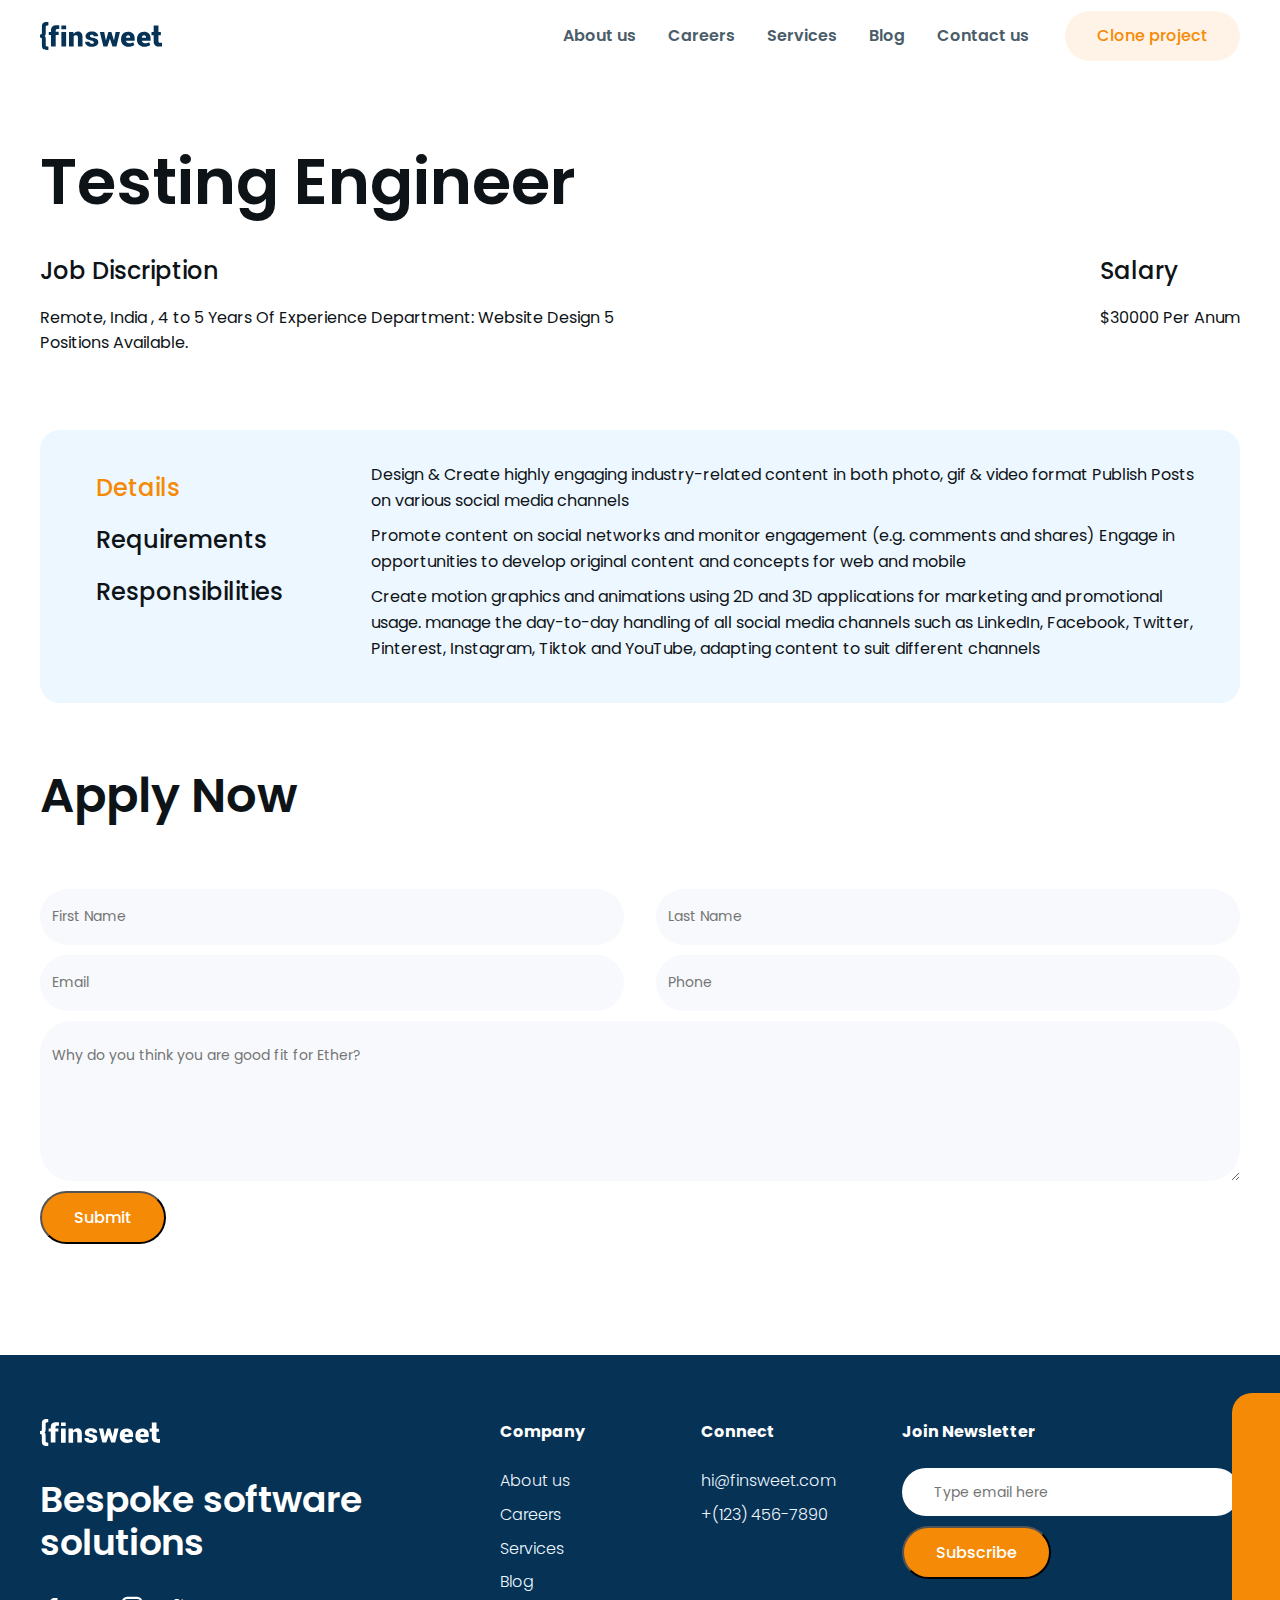
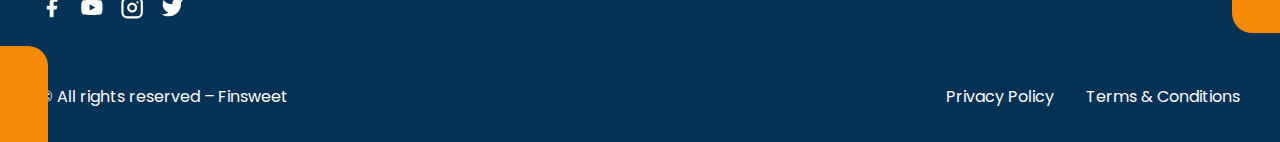
<file: career-dsc.html>
<!DOCTYPE html>
<html lang="en">
<head>
    <meta charset="UTF-8">
    <meta name="viewport" content="width=device-width, initial-scale=1.0">
    <link rel="stylesheet" href="/CSS/style.css">
    <link rel="stylesheet" href="/CSS/career-dsc.css">
    <link rel="stylesheet" href="/CSS/reset.css">
    <link rel="stylesheet" href="/CSS/base.css">
    <link rel="preconnect" href="https://fonts.googleapis.com">
    <link rel="preconnect" href="https://fonts.gstatic.com" crossorigin>
    <link href="https://fonts.googleapis.com/css2?family=Poppins:ital,wght@0,200;0,300;0,400;0,500;0,600;0,700;0,800;0,900;1,200;1,300;1,400;1,500;1,600;1,700;1,800;1,900&display=swap" rel="stylesheet">
    <title>Careers descriptions</title>
</head>
<body>
    <header class="header">
        <div class="nav-component">
            <div class="nav-container">
                <a href="/index.html" class="home-logo">
                    <img src="/ICON/Logo.svg" alt="logo-home">
                </a>
                <nav role="navigation" class="nav-menu w-nav-menu">
                    <a href="about.html" class="nav-link">About us</a>
                    <a href="career.html" class="nav-link">Careers</a>
                    <a href="services.html" class="nav-link">Services</a>
                    <a href="blog.html" class="nav-link">Blog</a>
                    <a href="contact.html" class="nav-link">Contact us</a>
                    <div class="nav-btn">
                        <a href="#" target="_blank" class="nav-button">Clone project</a>
                    </div>
                </nav>
                <label for="nav-mobile-input" class="nav-bar__btn">
                    <svg xmlns="http://www.w3.org/2000/svg" viewBox="0 0 448 512"><!--!Font Awesome Free 6.5.2 by @fontawesome - https://fontawesome.com License - https://fontawesome.com/license/free Copyright 2024 Fonticons, Inc.--><path d="M0 96C0 78.3 14.3 64 32 64H416c17.7 0 32 14.3 32 32s-14.3 32-32 32H32C14.3 128 0 113.7 0 96zM0 256c0-17.7 14.3-32 32-32H416c17.7 0 32 14.3 32 32s-14.3 32-32 32H32c-17.7 0-32-14.3-32-32zM448 416c0 17.7-14.3 32-32 32H32c-17.7 0-32-14.3-32-32s14.3-32 32-32H416c17.7 0 32 14.3 32 32z"/></svg>
                </label>
                <input type="checkbox" name="" class="nav-input" id="nav-mobile-input">
                <label for="nav-mobile-input" class="nav-overlay"></label>
                <nav role="navigation" class="nav-menu__mobile w-nav-menu">
                    <label for="nav-mobile-input" class="nav-mobile__close">
                        <svg xmlns="http://www.w3.org/2000/svg" viewBox="0 0 512 512"><!--!Font Awesome Free 6.5.2 by @fontawesome - https://fontawesome.com License - https://fontawesome.com/license/free Copyright 2024 Fonticons, Inc.--><path d="M64 32C28.7 32 0 60.7 0 96V416c0 35.3 28.7 64 64 64H448c35.3 0 64-28.7 64-64V96c0-35.3-28.7-64-64-64H64zM175 175c9.4-9.4 24.6-9.4 33.9 0l47 47 47-47c9.4-9.4 24.6-9.4 33.9 0s9.4 24.6 0 33.9l-47 47 47 47c9.4 9.4 9.4 24.6 0 33.9s-24.6 9.4-33.9 0l-47-47-47 47c-9.4 9.4-24.6 9.4-33.9 0s-9.4-24.6 0-33.9l47-47-47-47c-9.4-9.4-9.4-24.6 0-33.9z"/></svg>
                    </label>
                    <ul class="nav-mobile__list">
                    <li><a href="about.html" class="nav-link__mobile">About us</a></li>
                    <li><a href="career.html" class="nav-link__mobile">Careers</a></li>
                    <li><a href="services.html" class="nav-link__mobile">Services</a></li>
                    <li><a href="blog.html" class="nav-link__mobile">Blog</a></li>
                    <li><a href="contact.html" class="nav-link__mobile">Contact us</a></li>
                    <div class="nav-btn">
                        <a href="#" target="_blank" class="nav-button">Clone project</a>
                    </div>
                    </ul>
                </nav>
            </div>
        </div>
    </header>
    <main class="main-wrapper">
        <section class="section-job-details">
            <div class="job-padding">
                <div class="job-container">
                    <div class="job-padding__block">
                        <div class="career-job__component">
                            <h1>Testing Engineer</h1>
                            <div class="padding-bottom padding-medium"></div>
                            <div class="career-job__description">
                                <div class="career-job__block">
                                    <h2>Job Discription</h2>
                                    <div class="padding-bottom padding-small"></div>
                                    <p>Remote, India , 4 to 5 Years Of Experience Department: Website Design 5 Positions Available.</p>
                                </div>
                                <div class="career-job__block">
                                    <h2>Salary</h2>
                                    <div class="padding-bottom padding-small"></div>
                                    <p>$30000 Per Anum </p>
                                </div>
                            </div>
                            <div class="career-job__wrapper">
                                <div class="career-job__tab">
                                    <div class="career-job__tab-menu">
                                        <div class="career-job__tab-link w-inline-block orange">
                                            <h4>Details</h4>
                                        </div>
                                        <!-- 2 -->
                                        <div class="career-job__tab-link w-inline-block">
                                            <h4>Requirements</h4>
                                        </div>
                                        <!-- 3 -->
                                        <div class="career-job__tab-link w-inline-block">
                                            <h4>Responsibilities</h4>
                                        </div>
                                    </div>
                                    <div class="tab-content">
                                        <p>Design & Create highly engaging industry-related content in both photo, gif & video format Publish Posts on various social media channels</p>
                                        <p>Promote content on social networks and monitor engagement (e.g. comments and shares) Engage in opportunities to develop original content and concepts for web and mobile</p>
                                        <p>Create motion graphics and animations using 2D and 3D applications for marketing and promotional usage. manage the day-to-day handling of all social media channels such as LinkedIn, Facebook, Twitter, Pinterest, Instagram, Tiktok and YouTube, adapting content to suit different channels</p>
                                    </div>
                                </div>
                            </div>
                        </div>
                        <div class="career-form__component">
                            <div class="section-title">
                                <h2>Apply Now</h2>
                            </div>
                            <div class="career-form__wrapper w-form">
                                <form class="career-form">
                                    <div class="form_input-row">
                                        <input class="form_input w-input" maxlength="256" name="Name-3" data-name="Name 3" placeholder="First Name" type="text" id="Name-3">
                                        <input class="form_input w-input" maxlength="256" name="Name-4" data-name="Name 4" placeholder="Last Name" type="text" id="Name-4" required="">
                                    </div>
                                    <div class="form_input-row">
                                        <input class="form_input w-input" maxlength="256" name="Email" data-name="Email" placeholder="Email" type="email" id="Email" required="">
                                        <input class="form_input w-input" maxlength="256" name="phone" data-name="phone" placeholder="Phone" type="tel" id="phone" required="">
                                    </div>
                                    <textarea placeholder="Why do you think you are good fit for Ether?" maxlength="5000" id="field" name="field" data-name="field" class="form_input is-text-area w-input"></textarea>
                                    <input type="submit" class="button is-form-submit w-button" value="Submit">
                                </form>
                            </div>
                        </div>
                    </div>
                </div>
            </div>
        </section>
    </main>
    <footer class="footer">
        <div class="home-padding">
            <div class="home-container">
                <div class="footer-content">
                    <div class="footer-left">
                        <a href="#" class="footer-logo">
                            <img src="/ICON/footer-logo.svg" alt="logo">
                        </a>
                        <div class="padding-bottom padding-medium"></div>
                        <h3>Bespoke software solutions</h3>
                        <div class="padding-bottom padding-medium"></div>
                        <div class="social-wrapper">
                            <a aria-label="Facebook Link" id="w-node-_79c5f90a-310a-57eb-c561-3883287bed0c-287becff" href="https://www.facebook.com/thatsfinsweet" target="_blank" class="social_link w-inline-block"><div class="social_icon w-embed"><svg aria-hidden="true" height="100%" viewBox="0 0 22 22" fill="none" xmlns="http://www.w3.org/2000/svg">
                                <path d="M16.0073 1.77881H13.3394C12.1601 1.77881 11.0292 2.24727 10.1953 3.08115C9.36142 3.91503 8.89295 5.046 8.89295 6.22528V8.89316H6.22507V12.4503H8.89295V19.5647H12.4501V12.4503H15.118L16.0073 8.89316H12.4501V6.22528C12.4501 5.98943 12.5438 5.76323 12.7106 5.59646C12.8774 5.42968 13.1036 5.33599 13.3394 5.33599H16.0073V1.77881Z" fill="currentcolor"></path>
                                </svg></div></a>
                            <a aria-label="Youtube Link" id="w-node-_79c5f90a-310a-57eb-c561-3883287bed08-287becff" href="https://www.youtube.com/finsweet" target="_blank" class="social_link w-inline-block"><div class="social_icon w-embed"><svg aria-hidden="true" height="100%" viewBox="0 0 22 22" fill="none" xmlns="http://www.w3.org/2000/svg">
                                <path fill-rule="evenodd" clip-rule="evenodd" d="M19.6396 4.58818C19.9425 4.90047 20.1577 5.28717 20.2633 5.70922C20.5454 7.27322 20.6824 8.85995 20.6724 10.4492C20.678 12.0146 20.5411 13.5773 20.2633 15.118C20.1577 15.54 19.9425 15.9267 19.6396 16.239C19.3367 16.5513 18.9567 16.7781 18.5381 16.8965C17.0085 17.3056 10.8902 17.3056 10.8902 17.3056C10.8902 17.3056 4.77182 17.3056 3.24224 16.8965C2.83211 16.7843 2.45786 16.5682 2.15565 16.2691C1.85343 15.97 1.63347 15.598 1.51701 15.1891C1.23489 13.6251 1.09795 12.0384 1.10793 10.4492C1.10014 8.87183 1.23707 7.29711 1.51701 5.74479C1.62264 5.32274 1.83779 4.93604 2.14071 4.62375C2.44363 4.31146 2.8236 4.08464 3.24224 3.9662C4.77182 3.55713 10.8902 3.55713 10.8902 3.55713C10.8902 3.55713 17.0085 3.55713 18.5381 3.93063C18.9567 4.04907 19.3367 4.27589 19.6396 4.58818ZM14.0031 10.4492L8.88962 13.3572V7.54119L14.0031 10.4492Z" fill="currentcolor"></path>
                                </svg></div></a>
                            <a aria-label="Instagram Link" id="w-node-_79c5f90a-310a-57eb-c561-3883287bed0e-287becff" href="https://www.instagram.com/thatsfinsweet/" target="_blank" class="social_link w-inline-block"><div class="social_icon w-embed"><svg aria-hidden="true" height="100%" viewBox="0 0 22 22" fill="none" xmlns="http://www.w3.org/2000/svg">
                                <g clip-path="url(#clip0)">
                                <path d="M15.556 1.77881H6.66302C4.20731 1.77881 2.21655 3.76956 2.21655 6.22528V15.1182C2.21655 17.5739 4.20731 19.5647 6.66302 19.5647H15.556C18.0117 19.5647 20.0024 17.5739 20.0024 15.1182V6.22528C20.0024 3.76956 18.0117 1.77881 15.556 1.77881Z" stroke="currentcolor" stroke-width="2" stroke-linecap="round" stroke-linejoin="round"></path>
                                <path d="M14.6667 10.1111C14.7765 10.8512 14.65 11.6071 14.3054 12.2712C13.9608 12.9353 13.4156 13.4739 12.7473 13.8103C12.079 14.1466 11.3216 14.2637 10.5829 14.1449C9.84417 14.026 9.16176 13.6772 8.6327 13.1482C8.10364 12.6191 7.75487 11.9367 7.636 11.198C7.51713 10.4593 7.63422 9.70192 7.97061 9.03359C8.30699 8.36527 8.84555 7.82003 9.50967 7.47543C10.1738 7.13083 10.9297 7.00441 11.6698 7.11416C12.4247 7.22611 13.1236 7.5779 13.6633 8.11756C14.203 8.65722 14.5548 9.35614 14.6667 10.1111Z" stroke="currentcolor" stroke-width="2" stroke-linecap="round" stroke-linejoin="round"></path>
                                <path d="M16.0006 5.78027H16.0103" stroke="currentcolor" stroke-width="2" stroke-linecap="round" stroke-linejoin="round"></path>
                                </g>
                                <defs>
                                <clipPath id="clip0">
                                <rect width="21.3431" height="21.3431" fill="currentcolor" transform="translate(0.437988)"></rect>
                                </clipPath>
                                </defs>
                                </svg></div></a>
                            <a aria-label="Twitter Link" id="w-node-_79c5f90a-310a-57eb-c561-3883287bed0a-287becff" href="https://twitter.com/thatsfinsweet" target="_blank" class="social_link w-inline-block"><div class="social_icon w-embed"><svg aria-hidden="true" height="100%" viewBox="0 0 22 22" fill="none" xmlns="http://www.w3.org/2000/svg">
                                <path d="M21.111 2.66812C20.2594 3.26882 19.3165 3.72826 18.3186 4.02874C17.783 3.41292 17.0712 2.97643 16.2795 2.77833C15.4877 2.58022 14.6543 2.63006 13.8918 2.92108C13.1293 3.21211 12.4746 3.7303 12.0162 4.40555C11.5578 5.08081 11.3178 5.88055 11.3287 6.69663V7.58592C9.76593 7.62644 8.21735 7.27984 6.82092 6.57697C5.42449 5.8741 4.22357 4.83679 3.3251 3.55742C3.3251 3.55742 -0.23208 11.5611 7.77157 15.1182C5.94009 16.3614 3.75832 16.9848 1.54651 16.8968C9.55016 21.3433 19.3324 16.8968 19.3324 6.66995C19.3316 6.42224 19.3078 6.17514 19.2613 5.93183C20.1689 5.03675 20.8094 3.90665 21.111 2.66812Z" fill="currentcolor"></path>
                                </svg></div></a>
                        </div>
                    </div>
                    <div class="footer-right">
                        <div class="footer-link__wrapper">
                            <div class="footer-link__col">
                                <h4>Company</h4>
                                <div class="padding-bottom padding-small"></div>
                                <a href="#" class="footer-link">About us</a>
                                <a href="#" class="footer-link">Careers</a>
                                <a href="#" class="footer-link">Services</a>
                                <a href="#" class="footer-link">Blog</a>
                            </div>
                            <!-- 2 -->
                            <div class="footer-link__col">
                                <h4>Connect</h4>
                                <div class="padding-bottom padding-small"></div>
                                <a href="#" class="footer-link">hi@finsweet.com</a>
                                <a href="#" class="footer-link">+(123) 456-7890</a>
                            </div>
                            <div class="footer-subscribe__form">
                                <h4>Join Newsletter</h4>
                                <div class="padding-bottom padding-small"></div>
                                <div class="footer-form__wrapper">
                                    <form id="email-form" class="footer-form">
                                        <input class="form_input is-subscribe w-input" maxlength="256" name="name-2" data-name="Name 2" placeholder="Type email here" type="text" id="name-2">
                                        <input type="submit" class="button is-form-subscribe w-button" value="Subscribe">
                                    </form>
                                </div>
                            </div>
                        </div>
                    </div>
                </div>
                <div class="footer-bottom__content">
                    <a href="#">© All rights reserved – Finsweet</a>
                    <div class="footer-bottom__grid">
                        <a href="#">Privacy Policy</a>
                        <a href="#">Terms & Conditions</a>
                    </div>
                </div>
            </div>
        </div>
        <div class="footer_shape-right"></div>
        <div class="footer_shape-left"></div>
    </footer>
</body>
</html>
</file>
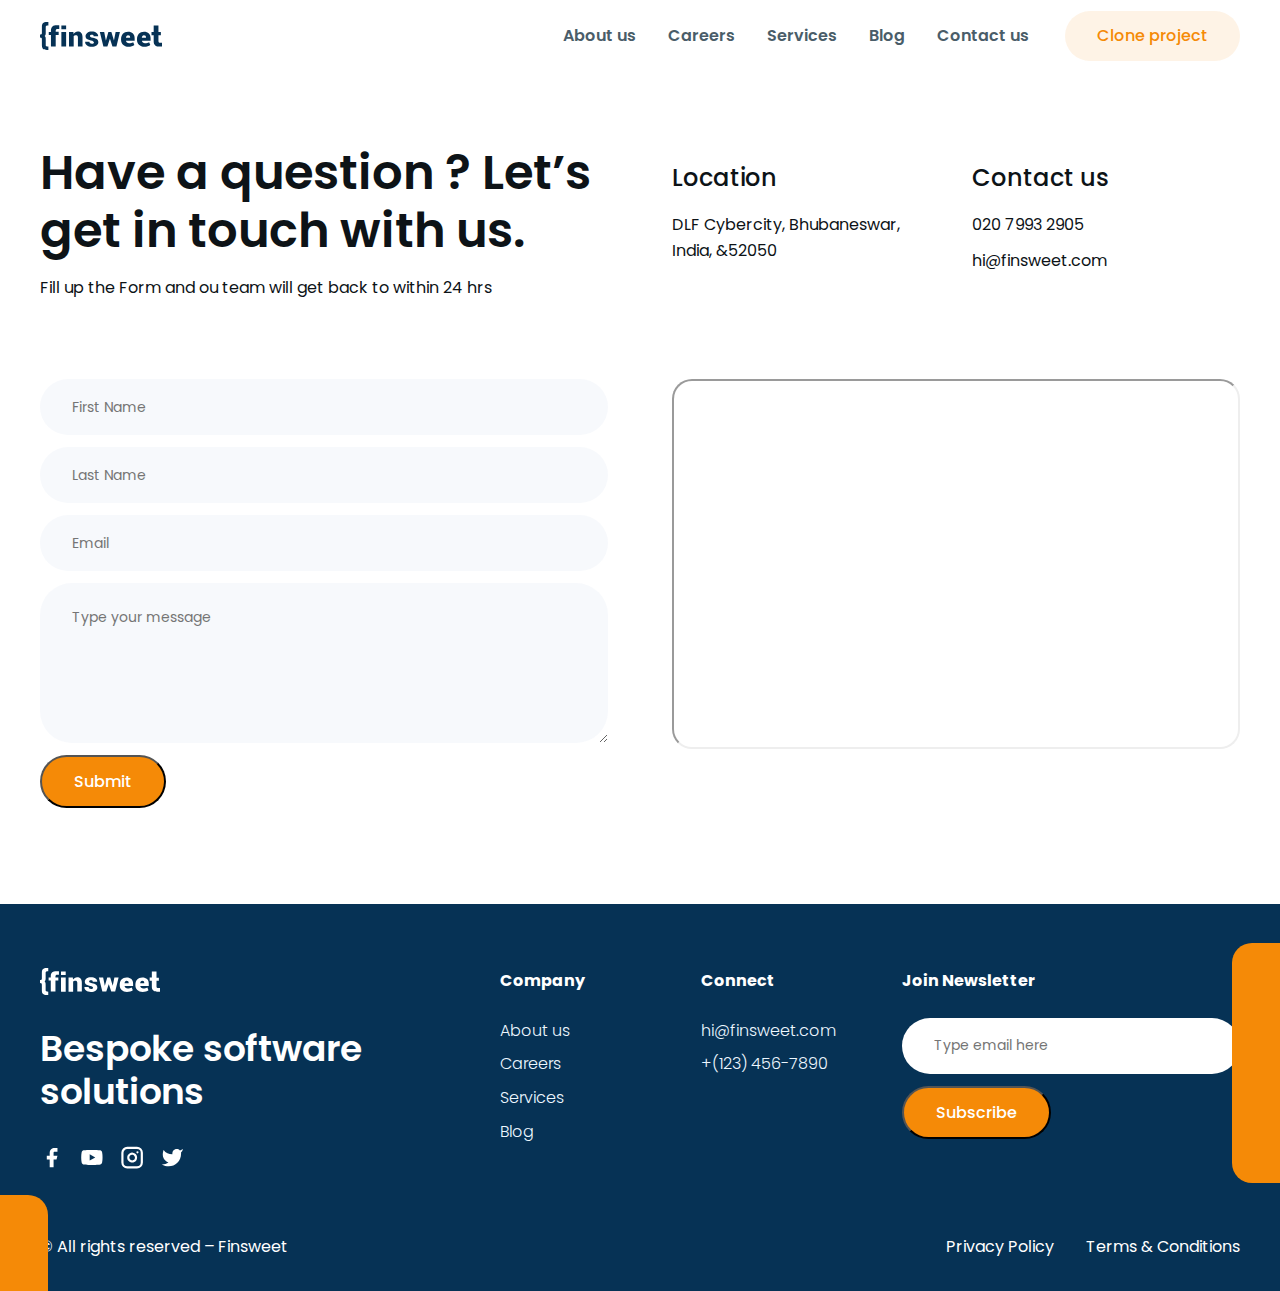
<file: contact.html>
<!DOCTYPE html>
<html lang="en">
<head>
    <meta charset="UTF-8">
    <meta name="viewport" content="width=device-width, initial-scale=1.0">
    <link rel="stylesheet" href="/CSS/style.css">
    <link rel="stylesheet" href="/CSS/contact.css">
    <link rel="stylesheet" href="/CSS/reset.css">
    <link rel="stylesheet" href="/CSS/base.css">
    <link rel="preconnect" href="https://fonts.googleapis.com">
    <link rel="preconnect" href="https://fonts.gstatic.com" crossorigin>
    <link href="https://fonts.googleapis.com/css2?family=Poppins:ital,wght@0,200;0,300;0,400;0,500;0,600;0,700;0,800;0,900;1,200;1,300;1,400;1,500;1,600;1,700;1,800;1,900&display=swap" rel="stylesheet">
    <title>Document</title>
</head>
<body>
    <header class="header">
        <div class="nav-component">
            <div class="nav-container">
                <a href="/index.html" class="home-logo">
                    <img src="/ICON/Logo.svg" alt="logo-home">
                </a>
                <nav role="navigation" class="nav-menu w-nav-menu">
                    <a href="about.html" class="nav-link">About us</a>
                    <a href="career.html" class="nav-link">Careers</a>
                    <a href="services.html" class="nav-link">Services</a>
                    <a href="blog.html" class="nav-link">Blog</a>
                    <a href="contact.html" class="nav-link">Contact us</a>
                    <div class="nav-btn">
                        <a href="#" target="_blank" class="nav-button">Clone project</a>
                    </div>
                </nav>
                <label for="nav-mobile-input" class="nav-bar__btn">
                    <svg xmlns="http://www.w3.org/2000/svg" viewBox="0 0 448 512"><!--!Font Awesome Free 6.5.2 by @fontawesome - https://fontawesome.com License - https://fontawesome.com/license/free Copyright 2024 Fonticons, Inc.--><path d="M0 96C0 78.3 14.3 64 32 64H416c17.7 0 32 14.3 32 32s-14.3 32-32 32H32C14.3 128 0 113.7 0 96zM0 256c0-17.7 14.3-32 32-32H416c17.7 0 32 14.3 32 32s-14.3 32-32 32H32c-17.7 0-32-14.3-32-32zM448 416c0 17.7-14.3 32-32 32H32c-17.7 0-32-14.3-32-32s14.3-32 32-32H416c17.7 0 32 14.3 32 32z"/></svg>
                </label>
                <input type="checkbox" name="" class="nav-input" id="nav-mobile-input">
                <label for="nav-mobile-input" class="nav-overlay"></label>
                <nav role="navigation" class="nav-menu__mobile w-nav-menu">
                    <label for="nav-mobile-input" class="nav-mobile__close">
                        <svg xmlns="http://www.w3.org/2000/svg" viewBox="0 0 512 512"><!--!Font Awesome Free 6.5.2 by @fontawesome - https://fontawesome.com License - https://fontawesome.com/license/free Copyright 2024 Fonticons, Inc.--><path d="M64 32C28.7 32 0 60.7 0 96V416c0 35.3 28.7 64 64 64H448c35.3 0 64-28.7 64-64V96c0-35.3-28.7-64-64-64H64zM175 175c9.4-9.4 24.6-9.4 33.9 0l47 47 47-47c9.4-9.4 24.6-9.4 33.9 0s9.4 24.6 0 33.9l-47 47 47 47c9.4 9.4 9.4 24.6 0 33.9s-24.6 9.4-33.9 0l-47-47-47 47c-9.4 9.4-24.6 9.4-33.9 0s-9.4-24.6 0-33.9l47-47-47-47c-9.4-9.4-9.4-24.6 0-33.9z"/></svg>
                    </label>
                    <ul class="nav-mobile__list">
                    <li><a href="about.html" class="nav-link__mobile">About us</a></li>
                    <li><a href="career.html" class="nav-link__mobile">Careers</a></li>
                    <li><a href="services.html" class="nav-link__mobile">Services</a></li>
                    <li><a href="blog.html" class="nav-link__mobile">Blog</a></li>
                    <li><a href="contact.html" class="nav-link__mobile">Contact us</a></li>
                    <div class="nav-btn">
                        <a href="#" target="_blank" class="nav-button">Clone project</a>
                    </div>
                    </ul>
                </nav>
            </div>
        </div>
    </header>
    <main class="main-wrapper">
        <section class="section_contact">
            <div class="contact-padding">
                <div class="contact-container">
                    <div class="contact-padding__block">
                        <div class="contact-component">
                            <div class="contact-content">
                                <div class="contact-titles__wrapper">
                                    <h2>Have a question ? Let’s get in touch with us.</h2>
                                    <div class="padding-bottom padding-small"></div>
                                    <p>Fill up the Form  and ou team will get back to within 24 hrs</p>
                                </div>
                                <div class="contact-details">
                                    <div class="contact-details__wrapper">
                                        <h3>Location</h3>
                                        <div class="padding-bottom padding-small"></div>
                                        <p>DLF Cybercity, Bhubaneswar, India, &52050</p>
                                    </div>
                                    <!-- 2 -->
                                    <div class="contact-details__wrapper">
                                        <h3>Contact us</h3>
                                        <div class="padding-bottom padding-small"></div>
                                        <div class="contact_number"><p>020 7993 2905</p></div>
                                        <div class="contact_number"><p>hi@finsweet.com</p></div>
                                    </div>
                                </div>
                            </div>
                            <div class="contact-content__wrapper">
                                <div class="contact-titles__wrapper">
                                    <div class="contact-form__wrapper">
                                        <form class="contact_form">
                                            <input type="text" class="form_input w-input" maxlength="256" name="Name" data-name="Name" placeholder="First Name" id="Name">
                                            <input type="text" class="form_input w-input" maxlength="256" name="Name" data-name="Name" placeholder="Last Name" id="Name2" required="">
                                            <input type="email" class="form_input w-input" maxlength="256" name="Email" data-name="Email" placeholder="Email" id="Email" required="">
                                            <textarea placeholder="Type your message" maxlength="5000" id="field" name="field" data-name="field" class="form_input is-text-area w-input"></textarea>
                                            <input type="submit" value="Submit" class="button is-form__submit w-button">
                                        </form>
                                    </div>
                                </div>
                                <div class="contact_content-right">
                                   <div class="contact-map">
                                    <iframe src="https://www.google.com/maps/embed?pb=!1m18!1m12!1m3!1d15677.761690736988!2d106.63644998715817!3d10.777540900000004!2m3!1f0!2f0!3f0!3m2!1i1024!2i768!4f13.1!3m3!1m2!1s0x31752f2264a57a65%3A0xf808a6ff21488797!2sC%C3%B4ng%20ty%20TNHH%20PIZITECH!5e0!3m2!1svi!2s!4v1720496707292!5m2!1svi!2s" width="100%" height="370" style="border-radius: 1.25rem;" allowfullscreen="" loading="lazy" referrerpolicy="no-referrer-when-downgrade"></iframe>
                                   </div>
                                </div>
                            </div>
                           
                        </div>
                    </div>
                </div>
            </div>
        </section>
    </main>
    <footer class="footer">
        <div class="home-padding">
            <div class="home-container">
                <div class="footer-content">
                    <div class="footer-left">
                        <a href="#" class="footer-logo">
                            <img src="/ICON/footer-logo.svg" alt="logo">
                        </a>
                        <div class="padding-bottom padding-medium"></div>
                        <h3>Bespoke software solutions</h3>
                        <div class="padding-bottom padding-medium"></div>
                        <div class="social-wrapper">
                            <a aria-label="Facebook Link" id="w-node-_79c5f90a-310a-57eb-c561-3883287bed0c-287becff" href="https://www.facebook.com/thatsfinsweet" target="_blank" class="social_link w-inline-block"><div class="social_icon w-embed"><svg aria-hidden="true" height="100%" viewBox="0 0 22 22" fill="none" xmlns="http://www.w3.org/2000/svg">
                                <path d="M16.0073 1.77881H13.3394C12.1601 1.77881 11.0292 2.24727 10.1953 3.08115C9.36142 3.91503 8.89295 5.046 8.89295 6.22528V8.89316H6.22507V12.4503H8.89295V19.5647H12.4501V12.4503H15.118L16.0073 8.89316H12.4501V6.22528C12.4501 5.98943 12.5438 5.76323 12.7106 5.59646C12.8774 5.42968 13.1036 5.33599 13.3394 5.33599H16.0073V1.77881Z" fill="currentcolor"></path>
                                </svg></div></a>
                            <a aria-label="Youtube Link" id="w-node-_79c5f90a-310a-57eb-c561-3883287bed08-287becff" href="https://www.youtube.com/finsweet" target="_blank" class="social_link w-inline-block"><div class="social_icon w-embed"><svg aria-hidden="true" height="100%" viewBox="0 0 22 22" fill="none" xmlns="http://www.w3.org/2000/svg">
                                <path fill-rule="evenodd" clip-rule="evenodd" d="M19.6396 4.58818C19.9425 4.90047 20.1577 5.28717 20.2633 5.70922C20.5454 7.27322 20.6824 8.85995 20.6724 10.4492C20.678 12.0146 20.5411 13.5773 20.2633 15.118C20.1577 15.54 19.9425 15.9267 19.6396 16.239C19.3367 16.5513 18.9567 16.7781 18.5381 16.8965C17.0085 17.3056 10.8902 17.3056 10.8902 17.3056C10.8902 17.3056 4.77182 17.3056 3.24224 16.8965C2.83211 16.7843 2.45786 16.5682 2.15565 16.2691C1.85343 15.97 1.63347 15.598 1.51701 15.1891C1.23489 13.6251 1.09795 12.0384 1.10793 10.4492C1.10014 8.87183 1.23707 7.29711 1.51701 5.74479C1.62264 5.32274 1.83779 4.93604 2.14071 4.62375C2.44363 4.31146 2.8236 4.08464 3.24224 3.9662C4.77182 3.55713 10.8902 3.55713 10.8902 3.55713C10.8902 3.55713 17.0085 3.55713 18.5381 3.93063C18.9567 4.04907 19.3367 4.27589 19.6396 4.58818ZM14.0031 10.4492L8.88962 13.3572V7.54119L14.0031 10.4492Z" fill="currentcolor"></path>
                                </svg></div></a>
                            <a aria-label="Instagram Link" id="w-node-_79c5f90a-310a-57eb-c561-3883287bed0e-287becff" href="https://www.instagram.com/thatsfinsweet/" target="_blank" class="social_link w-inline-block"><div class="social_icon w-embed"><svg aria-hidden="true" height="100%" viewBox="0 0 22 22" fill="none" xmlns="http://www.w3.org/2000/svg">
                                <g clip-path="url(#clip0)">
                                <path d="M15.556 1.77881H6.66302C4.20731 1.77881 2.21655 3.76956 2.21655 6.22528V15.1182C2.21655 17.5739 4.20731 19.5647 6.66302 19.5647H15.556C18.0117 19.5647 20.0024 17.5739 20.0024 15.1182V6.22528C20.0024 3.76956 18.0117 1.77881 15.556 1.77881Z" stroke="currentcolor" stroke-width="2" stroke-linecap="round" stroke-linejoin="round"></path>
                                <path d="M14.6667 10.1111C14.7765 10.8512 14.65 11.6071 14.3054 12.2712C13.9608 12.9353 13.4156 13.4739 12.7473 13.8103C12.079 14.1466 11.3216 14.2637 10.5829 14.1449C9.84417 14.026 9.16176 13.6772 8.6327 13.1482C8.10364 12.6191 7.75487 11.9367 7.636 11.198C7.51713 10.4593 7.63422 9.70192 7.97061 9.03359C8.30699 8.36527 8.84555 7.82003 9.50967 7.47543C10.1738 7.13083 10.9297 7.00441 11.6698 7.11416C12.4247 7.22611 13.1236 7.5779 13.6633 8.11756C14.203 8.65722 14.5548 9.35614 14.6667 10.1111Z" stroke="currentcolor" stroke-width="2" stroke-linecap="round" stroke-linejoin="round"></path>
                                <path d="M16.0006 5.78027H16.0103" stroke="currentcolor" stroke-width="2" stroke-linecap="round" stroke-linejoin="round"></path>
                                </g>
                                <defs>
                                <clipPath id="clip0">
                                <rect width="21.3431" height="21.3431" fill="currentcolor" transform="translate(0.437988)"></rect>
                                </clipPath>
                                </defs>
                                </svg></div></a>
                            <a aria-label="Twitter Link" id="w-node-_79c5f90a-310a-57eb-c561-3883287bed0a-287becff" href="https://twitter.com/thatsfinsweet" target="_blank" class="social_link w-inline-block"><div class="social_icon w-embed"><svg aria-hidden="true" height="100%" viewBox="0 0 22 22" fill="none" xmlns="http://www.w3.org/2000/svg">
                                <path d="M21.111 2.66812C20.2594 3.26882 19.3165 3.72826 18.3186 4.02874C17.783 3.41292 17.0712 2.97643 16.2795 2.77833C15.4877 2.58022 14.6543 2.63006 13.8918 2.92108C13.1293 3.21211 12.4746 3.7303 12.0162 4.40555C11.5578 5.08081 11.3178 5.88055 11.3287 6.69663V7.58592C9.76593 7.62644 8.21735 7.27984 6.82092 6.57697C5.42449 5.8741 4.22357 4.83679 3.3251 3.55742C3.3251 3.55742 -0.23208 11.5611 7.77157 15.1182C5.94009 16.3614 3.75832 16.9848 1.54651 16.8968C9.55016 21.3433 19.3324 16.8968 19.3324 6.66995C19.3316 6.42224 19.3078 6.17514 19.2613 5.93183C20.1689 5.03675 20.8094 3.90665 21.111 2.66812Z" fill="currentcolor"></path>
                                </svg></div></a>
                        </div>
                    </div>
                    <div class="footer-right">
                        <div class="footer-link__wrapper">
                            <div class="footer-link__col">
                                <h4>Company</h4>
                                <div class="padding-bottom padding-small"></div>
                                <a href="#" class="footer-link">About us</a>
                                <a href="#" class="footer-link">Careers</a>
                                <a href="#" class="footer-link">Services</a>
                                <a href="#" class="footer-link">Blog</a>
                            </div>
                            <!-- 2 -->
                            <div class="footer-link__col">
                                <h4>Connect</h4>
                                <div class="padding-bottom padding-small"></div>
                                <a href="#" class="footer-link">hi@finsweet.com</a>
                                <a href="#" class="footer-link">+(123) 456-7890</a>
                            </div>
                            <div class="footer-subscribe__form">
                                <h4>Join Newsletter</h4>
                                <div class="padding-bottom padding-small"></div>
                                <div class="footer-form__wrapper">
                                    <form id="email-form" class="footer-form">
                                        <input class="form_input is-subscribe w-input" maxlength="256" name="name-2" data-name="Name 2" placeholder="Type email here" type="text" id="name-2">
                                        <input type="submit" class="button is-form-subscribe w-button" value="Subscribe">
                                    </form>
                                </div>
                            </div>
                        </div>
                    </div>
                </div>
                <div class="footer-bottom__content">
                    <a href="#">© All rights reserved – Finsweet</a>
                    <div class="footer-bottom__grid">
                        <a href="#">Privacy Policy</a>
                        <a href="#">Terms & Conditions</a>
                    </div>
                </div>
            </div>
        </div>
        <div class="footer_shape-right"></div>
        <div class="footer_shape-left"></div>
    </footer>
</body>
</html>
</file>
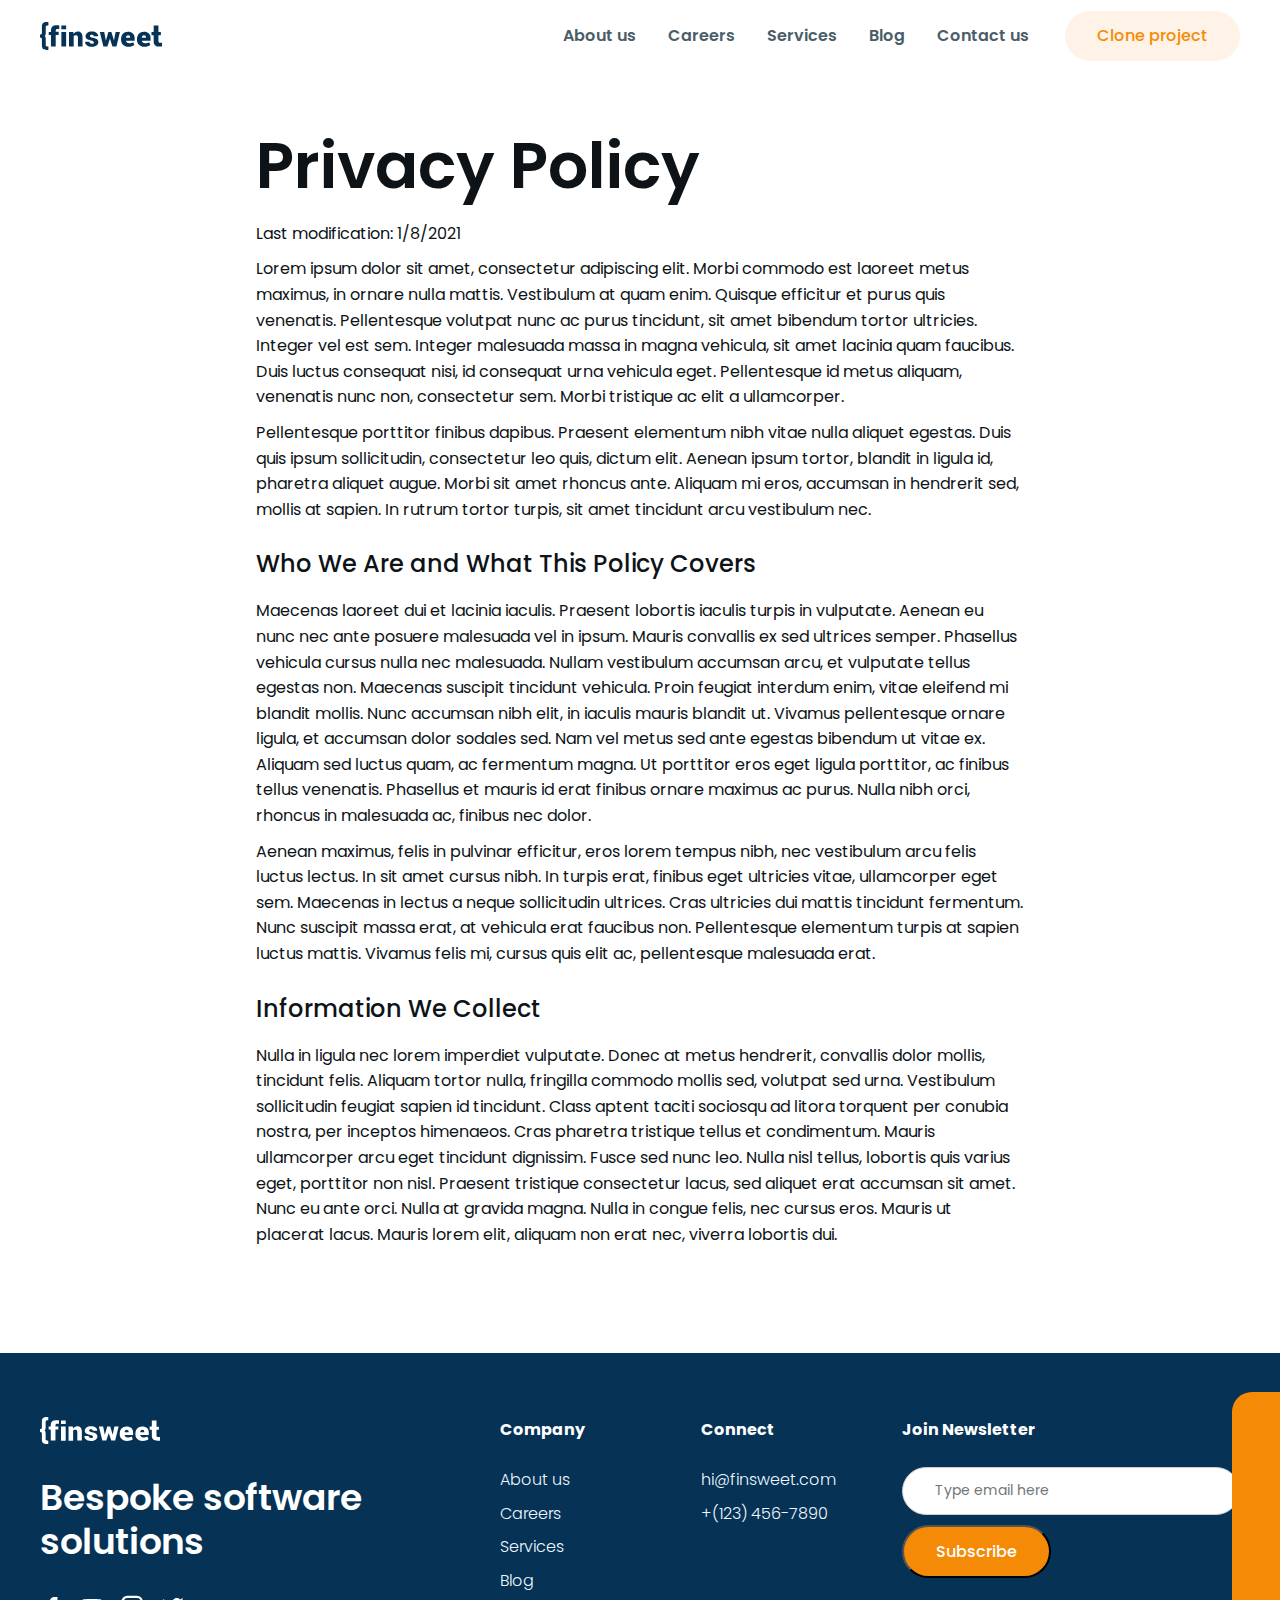
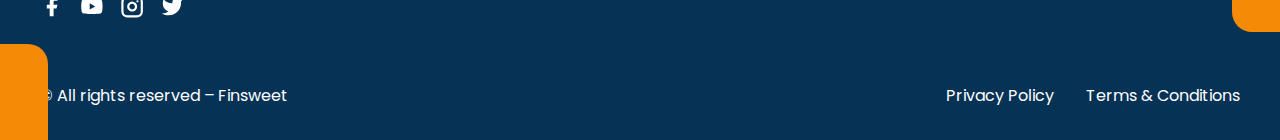
<file: policy.html>
<!DOCTYPE html>
<html lang="en">
<head>
    <meta charset="UTF-8">
    <meta name="viewport" content="width=device-width, initial-scale=1.0">
    <link rel="stylesheet" href="/CSS/style.css">
    <link rel="stylesheet" href="/CSS/policy.css">
    <link rel="stylesheet" href="/CSS/reset.css">
    <link rel="stylesheet" href="/CSS/base.css">
    <link rel="preconnect" href="https://fonts.googleapis.com">
    <link rel="preconnect" href="https://fonts.gstatic.com" crossorigin>
    <link href="https://fonts.googleapis.com/css2?family=Poppins:ital,wght@0,200;0,300;0,400;0,500;0,600;0,700;0,800;0,900;1,200;1,300;1,400;1,500;1,600;1,700;1,800;1,900&display=swap" rel="stylesheet">
    <title>Document</title>
</head>
<body>
    <header class="header">
        <div class="nav-component">
            <div class="nav-container">
                <a href="/index.html" class="home-logo">
                    <img src="/ICON/Logo.svg" alt="logo-home">
                </a>
                <nav role="navigation" class="nav-menu w-nav-menu">
                    <a href="about.html" class="nav-link">About us</a>
                    <a href="career.html" class="nav-link">Careers</a>
                    <a href="services.html" class="nav-link">Services</a>
                    <a href="blog.html" class="nav-link">Blog</a>
                    <a href="contact.html" class="nav-link">Contact us</a>
                    <div class="nav-btn">
                        <a href="#" target="_blank" class="nav-button">Clone project</a>
                    </div>
                </nav>
                <label for="nav-mobile-input" class="nav-bar__btn">
                    <svg xmlns="http://www.w3.org/2000/svg" viewBox="0 0 448 512"><!--!Font Awesome Free 6.5.2 by @fontawesome - https://fontawesome.com License - https://fontawesome.com/license/free Copyright 2024 Fonticons, Inc.--><path d="M0 96C0 78.3 14.3 64 32 64H416c17.7 0 32 14.3 32 32s-14.3 32-32 32H32C14.3 128 0 113.7 0 96zM0 256c0-17.7 14.3-32 32-32H416c17.7 0 32 14.3 32 32s-14.3 32-32 32H32c-17.7 0-32-14.3-32-32zM448 416c0 17.7-14.3 32-32 32H32c-17.7 0-32-14.3-32-32s14.3-32 32-32H416c17.7 0 32 14.3 32 32z"/></svg>
                </label>
                <input type="checkbox" name="" class="nav-input" id="nav-mobile-input">
                <label for="nav-mobile-input" class="nav-overlay"></label>
                <nav role="navigation" class="nav-menu__mobile w-nav-menu">
                    <label for="nav-mobile-input" class="nav-mobile__close">
                        <svg xmlns="http://www.w3.org/2000/svg" viewBox="0 0 512 512"><!--!Font Awesome Free 6.5.2 by @fontawesome - https://fontawesome.com License - https://fontawesome.com/license/free Copyright 2024 Fonticons, Inc.--><path d="M64 32C28.7 32 0 60.7 0 96V416c0 35.3 28.7 64 64 64H448c35.3 0 64-28.7 64-64V96c0-35.3-28.7-64-64-64H64zM175 175c9.4-9.4 24.6-9.4 33.9 0l47 47 47-47c9.4-9.4 24.6-9.4 33.9 0s9.4 24.6 0 33.9l-47 47 47 47c9.4 9.4 9.4 24.6 0 33.9s-24.6 9.4-33.9 0l-47-47-47 47c-9.4 9.4-24.6 9.4-33.9 0s-9.4-24.6 0-33.9l47-47-47-47c-9.4-9.4-9.4-24.6 0-33.9z"/></svg>
                    </label>
                    <ul class="nav-mobile__list">
                    <li><a href="about.html" class="nav-link__mobile">About us</a></li>
                    <li><a href="career.html" class="nav-link__mobile">Careers</a></li>
                    <li><a href="services.html" class="nav-link__mobile">Services</a></li>
                    <li><a href="blog.html" class="nav-link__mobile">Blog</a></li>
                    <li><a href="contact.html" class="nav-link__mobile">Contact us</a></li>
                    <div class="nav-btn">
                        <a href="#" target="_blank" class="nav-button">Clone project</a>
                    </div>
                    </ul>
                </nav>
            </div>
        </div>
    </header>
    <main class="main-wrapper">
        <div class="policy-padding">
            <div class="policy-container__small">
                <div class="policy-padding__block">
                    <div class="padding-bottom padding-medium"></div>
                    <h1>Privacy Policy</h1>
                    <div class="padding-bottom padding-small"></div>
                    <div class="policy-text">
                        <p>Last modification: 1/8/2021</p>
                        <p>Lorem ipsum dolor sit amet, consectetur adipiscing elit. Morbi commodo est laoreet metus maximus, in ornare nulla mattis. Vestibulum at quam enim. Quisque efficitur et purus quis venenatis. Pellentesque volutpat nunc ac purus tincidunt, sit amet bibendum tortor ultricies. Integer vel est sem. Integer malesuada massa in magna vehicula, sit amet lacinia quam faucibus. Duis luctus consequat nisi, id consequat urna vehicula eget. Pellentesque id metus aliquam, venenatis nunc non, consectetur sem. Morbi tristique ac elit a ullamcorper.</p>
                        <p>Pellentesque porttitor finibus dapibus. Praesent elementum nibh vitae nulla aliquet egestas. Duis quis ipsum sollicitudin, consectetur leo quis, dictum elit. Aenean ipsum tortor, blandit in ligula id, pharetra aliquet augue. Morbi sit amet rhoncus ante. Aliquam mi eros, accumsan in hendrerit sed, mollis at sapien. In rutrum tortor turpis, sit amet tincidunt arcu vestibulum nec.</p>
                        <h4>Who We Are and What This Policy Covers</h4>
                        <p>Maecenas laoreet dui et lacinia iaculis. Praesent lobortis iaculis turpis in vulputate. Aenean eu nunc nec ante posuere malesuada vel in ipsum. Mauris convallis ex sed ultrices semper. Phasellus vehicula cursus nulla nec malesuada. Nullam vestibulum accumsan arcu, et vulputate tellus egestas non. Maecenas suscipit tincidunt vehicula. Proin feugiat interdum enim, vitae eleifend mi blandit mollis. Nunc accumsan nibh elit, in iaculis mauris blandit ut. Vivamus pellentesque ornare ligula, et accumsan dolor sodales sed. Nam vel metus sed ante egestas bibendum ut vitae ex. Aliquam sed luctus quam, ac fermentum magna. Ut porttitor eros eget ligula porttitor, ac finibus tellus venenatis. Phasellus et mauris id erat finibus ornare maximus ac purus. Nulla nibh orci, rhoncus in malesuada ac, finibus nec dolor.</p>
                        <p>Aenean maximus, felis in pulvinar efficitur, eros lorem tempus nibh, nec vestibulum arcu felis luctus lectus. In sit amet cursus nibh. In turpis erat, finibus eget ultricies vitae, ullamcorper eget sem. Maecenas in lectus a neque sollicitudin ultrices. Cras ultricies dui mattis tincidunt fermentum. Nunc suscipit massa erat, at vehicula erat faucibus non. Pellentesque elementum turpis at sapien luctus mattis. Vivamus felis mi, cursus quis elit ac, pellentesque malesuada erat.</p>
                        <h4>Information We Collect</h4>
                        <p>Nulla in ligula nec lorem imperdiet vulputate. Donec at metus hendrerit, convallis dolor mollis, tincidunt felis. Aliquam tortor nulla, fringilla commodo mollis sed, volutpat sed urna. Vestibulum sollicitudin feugiat sapien id tincidunt. Class aptent taciti sociosqu ad litora torquent per conubia nostra, per inceptos himenaeos. Cras pharetra tristique tellus et condimentum. Mauris ullamcorper arcu eget tincidunt dignissim. Fusce sed nunc leo. Nulla nisl tellus, lobortis quis varius eget, porttitor non nisl. Praesent tristique consectetur lacus, sed aliquet erat accumsan sit amet. Nunc eu ante orci. Nulla at gravida magna. Nulla in congue felis, nec cursus eros. Mauris ut placerat lacus. Mauris lorem elit, aliquam non erat nec, viverra lobortis dui.</p>
                    </div>
                </div>
            </div>
        </div>
    </main>
    <footer class="footer">
        <div class="home-padding">
            <div class="home-container">
                <div class="footer-content">
                    <div class="footer-left">
                        <a href="#" class="footer-logo">
                            <img src="/ICON/footer-logo.svg" alt="logo">
                        </a>
                        <div class="padding-bottom padding-medium"></div>
                        <h3>Bespoke software solutions</h3>
                        <div class="padding-bottom padding-medium"></div>
                        <div class="social-wrapper">
                            <a aria-label="Facebook Link" id="w-node-_79c5f90a-310a-57eb-c561-3883287bed0c-287becff" href="https://www.facebook.com/thatsfinsweet" target="_blank" class="social_link w-inline-block"><div class="social_icon w-embed"><svg aria-hidden="true" height="100%" viewBox="0 0 22 22" fill="none" xmlns="http://www.w3.org/2000/svg">
                                <path d="M16.0073 1.77881H13.3394C12.1601 1.77881 11.0292 2.24727 10.1953 3.08115C9.36142 3.91503 8.89295 5.046 8.89295 6.22528V8.89316H6.22507V12.4503H8.89295V19.5647H12.4501V12.4503H15.118L16.0073 8.89316H12.4501V6.22528C12.4501 5.98943 12.5438 5.76323 12.7106 5.59646C12.8774 5.42968 13.1036 5.33599 13.3394 5.33599H16.0073V1.77881Z" fill="currentcolor"></path>
                                </svg></div></a>
                            <a aria-label="Youtube Link" id="w-node-_79c5f90a-310a-57eb-c561-3883287bed08-287becff" href="https://www.youtube.com/finsweet" target="_blank" class="social_link w-inline-block"><div class="social_icon w-embed"><svg aria-hidden="true" height="100%" viewBox="0 0 22 22" fill="none" xmlns="http://www.w3.org/2000/svg">
                                <path fill-rule="evenodd" clip-rule="evenodd" d="M19.6396 4.58818C19.9425 4.90047 20.1577 5.28717 20.2633 5.70922C20.5454 7.27322 20.6824 8.85995 20.6724 10.4492C20.678 12.0146 20.5411 13.5773 20.2633 15.118C20.1577 15.54 19.9425 15.9267 19.6396 16.239C19.3367 16.5513 18.9567 16.7781 18.5381 16.8965C17.0085 17.3056 10.8902 17.3056 10.8902 17.3056C10.8902 17.3056 4.77182 17.3056 3.24224 16.8965C2.83211 16.7843 2.45786 16.5682 2.15565 16.2691C1.85343 15.97 1.63347 15.598 1.51701 15.1891C1.23489 13.6251 1.09795 12.0384 1.10793 10.4492C1.10014 8.87183 1.23707 7.29711 1.51701 5.74479C1.62264 5.32274 1.83779 4.93604 2.14071 4.62375C2.44363 4.31146 2.8236 4.08464 3.24224 3.9662C4.77182 3.55713 10.8902 3.55713 10.8902 3.55713C10.8902 3.55713 17.0085 3.55713 18.5381 3.93063C18.9567 4.04907 19.3367 4.27589 19.6396 4.58818ZM14.0031 10.4492L8.88962 13.3572V7.54119L14.0031 10.4492Z" fill="currentcolor"></path>
                                </svg></div></a>
                            <a aria-label="Instagram Link" id="w-node-_79c5f90a-310a-57eb-c561-3883287bed0e-287becff" href="https://www.instagram.com/thatsfinsweet/" target="_blank" class="social_link w-inline-block"><div class="social_icon w-embed"><svg aria-hidden="true" height="100%" viewBox="0 0 22 22" fill="none" xmlns="http://www.w3.org/2000/svg">
                                <g clip-path="url(#clip0)">
                                <path d="M15.556 1.77881H6.66302C4.20731 1.77881 2.21655 3.76956 2.21655 6.22528V15.1182C2.21655 17.5739 4.20731 19.5647 6.66302 19.5647H15.556C18.0117 19.5647 20.0024 17.5739 20.0024 15.1182V6.22528C20.0024 3.76956 18.0117 1.77881 15.556 1.77881Z" stroke="currentcolor" stroke-width="2" stroke-linecap="round" stroke-linejoin="round"></path>
                                <path d="M14.6667 10.1111C14.7765 10.8512 14.65 11.6071 14.3054 12.2712C13.9608 12.9353 13.4156 13.4739 12.7473 13.8103C12.079 14.1466 11.3216 14.2637 10.5829 14.1449C9.84417 14.026 9.16176 13.6772 8.6327 13.1482C8.10364 12.6191 7.75487 11.9367 7.636 11.198C7.51713 10.4593 7.63422 9.70192 7.97061 9.03359C8.30699 8.36527 8.84555 7.82003 9.50967 7.47543C10.1738 7.13083 10.9297 7.00441 11.6698 7.11416C12.4247 7.22611 13.1236 7.5779 13.6633 8.11756C14.203 8.65722 14.5548 9.35614 14.6667 10.1111Z" stroke="currentcolor" stroke-width="2" stroke-linecap="round" stroke-linejoin="round"></path>
                                <path d="M16.0006 5.78027H16.0103" stroke="currentcolor" stroke-width="2" stroke-linecap="round" stroke-linejoin="round"></path>
                                </g>
                                <defs>
                                <clipPath id="clip0">
                                <rect width="21.3431" height="21.3431" fill="currentcolor" transform="translate(0.437988)"></rect>
                                </clipPath>
                                </defs>
                                </svg></div></a>
                            <a aria-label="Twitter Link" id="w-node-_79c5f90a-310a-57eb-c561-3883287bed0a-287becff" href="https://twitter.com/thatsfinsweet" target="_blank" class="social_link w-inline-block"><div class="social_icon w-embed"><svg aria-hidden="true" height="100%" viewBox="0 0 22 22" fill="none" xmlns="http://www.w3.org/2000/svg">
                                <path d="M21.111 2.66812C20.2594 3.26882 19.3165 3.72826 18.3186 4.02874C17.783 3.41292 17.0712 2.97643 16.2795 2.77833C15.4877 2.58022 14.6543 2.63006 13.8918 2.92108C13.1293 3.21211 12.4746 3.7303 12.0162 4.40555C11.5578 5.08081 11.3178 5.88055 11.3287 6.69663V7.58592C9.76593 7.62644 8.21735 7.27984 6.82092 6.57697C5.42449 5.8741 4.22357 4.83679 3.3251 3.55742C3.3251 3.55742 -0.23208 11.5611 7.77157 15.1182C5.94009 16.3614 3.75832 16.9848 1.54651 16.8968C9.55016 21.3433 19.3324 16.8968 19.3324 6.66995C19.3316 6.42224 19.3078 6.17514 19.2613 5.93183C20.1689 5.03675 20.8094 3.90665 21.111 2.66812Z" fill="currentcolor"></path>
                                </svg></div></a>
                        </div>
                    </div>
                    <div class="footer-right">
                        <div class="footer-link__wrapper">
                            <div class="footer-link__col">
                                <h4>Company</h4>
                                <div class="padding-bottom padding-small"></div>
                                <a href="#" class="footer-link">About us</a>
                                <a href="#" class="footer-link">Careers</a>
                                <a href="#" class="footer-link">Services</a>
                                <a href="#" class="footer-link">Blog</a>
                            </div>
                            <!-- 2 -->
                            <div class="footer-link__col">
                                <h4>Connect</h4>
                                <div class="padding-bottom padding-small"></div>
                                <a href="#" class="footer-link">hi@finsweet.com</a>
                                <a href="#" class="footer-link">+(123) 456-7890</a>
                            </div>
                            <div class="footer-subscribe__form">
                                <h4>Join Newsletter</h4>
                                <div class="padding-bottom padding-small"></div>
                                <div class="footer-form__wrapper">
                                    <form id="email-form" class="footer-form">
                                        <input class="form_input is-subscribe w-input" maxlength="256" name="name-2" data-name="Name 2" placeholder="Type email here" type="text" id="name-2">
                                        <input type="submit" class="button is-form-subscribe w-button" value="Subscribe">
                                    </form>
                                </div>
                            </div>
                        </div>
                    </div>
                </div>
                <div class="footer-bottom__content">
                    <a href="#">© All rights reserved – Finsweet</a>
                    <div class="footer-bottom__grid">
                        <a href="#">Privacy Policy</a>
                        <a href="#">Terms & Conditions</a>
                    </div>
                </div>
            </div>
        </div>
        <div class="footer_shape-right"></div>
        <div class="footer_shape-left"></div>
    </footer>
</body>
</html>
</file>
<file: CSS/style.css>
/* nav-bar */
.header{
    max-width: 80rem;
    width: 100%;
}
.nav-component{
    position: fixed;
    width: 100%;
    padding: 0.5rem 2.5rem;
    background-color: #fff;
    z-index: 1000;
}
.nav-container{
    display: flex;
    width: 100%;
    max-width: 80rem;
    margin-right: auto;
    margin-left: auto;
    padding-right: 0rem;
    padding-left: 0rem;
    justify-content: space-between;
    align-items: center;
}
.home-logo{
    display: flex;
    justify-content: flex-start;
    align-items: center;
    position: relative;
    float: left;
    text-decoration: none;
    color: #333333;
}
.nav-menu{
    display: flex;
    justify-content: flex-end;
    align-items: center;
}

.w-nav-menu {
    position: relative;
    float: right;
}

.nav-link{
    padding: 1rem;
    color: #4a5d69;
    font-weight: 500;
    font-family: Poppins;
    font-size: 16px;
    font-weight: 600;
    line-height: 24px;
}
.nav-btn{
    display: flex;
}
.nav-button{
    position: relative;
    display: inline-block;
    margin-left: 1.25rem;
    padding: 0.75rem 2rem;
    border-radius: 1.9375rem;
    background-color: #F58A071A;
    color: #F58A07;
    font-weight: 500;
    text-align: center;
    text-decoration: none;
}
/* end nav-bar */
/* first content */
.section_header{
    overflow: hidden;
    background-color: var(--background-blue);
}
.home-padding{
    padding: 0 2.5rem;
}
.home-container{
    margin-right: auto !important;
    margin-left: auto !important;
    width: 100%;
    max-width: 80rem;
}
.home-padding__block{
    padding-top: 6rem;
    padding-bottom: 6rem;
}
.home-header__component{
    display: grid;
    margin-top: 3rem;
    grid-auto-columns: 1fr;
    grid-column-gap: 4rem;
    grid-row-gap: 2rem;
    -ms-grid-columns: 1fr 1fr;
    grid-template-columns: 1fr 1fr;
    -ms-grid-rows: auto;
    grid-template-rows: auto;
}
.home-component__left{
    display: flex;
    align-items: flex-start;
    flex-direction: column;
}
.home-component__left h1{
font-family: Poppins;
font-size: 64px;
font-weight: 600;
line-height: 72px;
letter-spacing: -0.03em;
}
.home-component__left p{
    font-family: Poppins;
    font-size: 18px;
    font-weight: 500;
    line-height: 30px;
}
.btn-group{
    display: flex;
    flex-direction: row;
    justify-content: flex-start;
    flex-wrap: wrap;
    align-items: center;
    grid-column-gap: 1rem;
    grid-row-gap: 1rem;
}
.content-btn{
    position: relative;
    display: inline-block;
    padding: 0.75rem 2rem;
    border-radius: 1.9375rem;
    background-color: #f58a07;
    color: #fff;
    font-weight: 500;
    text-align: center;
    text-decoration: none;
}
.text-btn{
    position: relative;
    display: inline-block;
    padding: 0.75rem 1.5rem;
    background-color: transparent;
    color: #4a5d69;
    font-weight: 500;
    text-align: center;
    text-decoration: none;
}
.home-client{
    display: flex;
    justify-content: center;
    flex-direction: column;
    align-items: flex-start;
}
.client-logo{
    display: grid;
    grid-auto-columns: 1fr;
    grid-column-gap: 2rem;
    grid-row-gap: 2rem;
    -ms-grid-columns: 1fr 1fr 1fr;
    grid-template-columns: 1fr 1fr 1fr;
    -ms-grid-rows: auto;
    grid-template-rows: auto;
}
.home-component__right{
    position: relative;
    margin-bottom: -6rem;
}
.home-component__right img{
    display: inline-block;
    max-width: 100%;
    vertical-align: middle;
}
.man{
    position: absolute;
    left: 0%;
    top: auto;
    right: 0%;
    bottom: 0%;
    z-index: 2;
    filter: grayscale(100%);
}
.home_header_verticle-shape {
    position: absolute;
    left: 17%;
    top: auto;
    right: 0%;
    bottom: 0%;
    z-index: 3;
    width: 8rem;
    height: 22rem;
    border-top-left-radius: 1.25rem;
    border-top-right-radius: 1.25rem;
    background-color: rgba(245, 138, 7, 0.5);
    transform-origin: bottom;
    animation: revealing-bars 4s linear ;
}
.home_header_verticle-shape-small {
    position: absolute;
    left: auto;
    top: auto;
    right: 15%;
    bottom: 0%;
    z-index: 1;
    width: 8rem;
    height: 12rem;
    border-top-left-radius: 1.25rem;
    border-top-right-radius: 1.25rem;
    background-color: rgba(245, 138, 7, 0.5);
    transform-origin: bottom;
    animation: revealing-bars 8s linear ;
}
/* services */
.services-featured__heading{
    display: flex;
    margin-bottom: 4rem;
    flex-direction: column;
}
.services-featured__heading h2{
font-family: Poppins;
font-size: 48px;
font-weight: 600;
line-height: 56px;
letter-spacing: -0.03em;
}
.services-featured__heading p{
    margin-bottom: 0rem;
    margin-top: 0;
    color: #4a5d69;
    font-size: 1.125rem;
    font-weight: 500;
}

.services-featured__grid{
    display: grid;
    grid-auto-columns: 1fr;
    grid-column-gap: 2.5rem;
    grid-row-gap: 2rem;
    grid-template-columns: 1fr 1fr 1fr;
    grid-template-rows: auto;
}
.item-link{
    max-width: 100%;
    display: flex;
    -ms-flex-direction: column;
    flex-direction: column;
    align-items: stretch;
}
.item-link {
    filter: grayscale(100%);
    transition: 0.4s;
}
.item-link:hover{
    filter: grayscale(0%);
    transition: 0.4s;
    
}
.item-link h3{
    margin-top: 0rem;
    margin-bottom: 0rem;
    color: #0d1317;
    font-size: 24px;
    font-weight: 500;
    line-height: 25.56px;
    letter-spacing: -0.03em;
    
}
.item-link p{
    font-family: Poppins;
    font-size: 16px;
    font-weight: 500;
    line-height: 28px;
    color: #5B5B5B;
}
.learn-more__component{
    display: flex;
    align-items: center;
    color: #f58a07;
}
.learn-more_arrow{
    display: flex;
    height: 0.5rem;
    margin-left: 0.5rem;
    justify-content: center;
    align-items: center;
}
/* features */
.section_features{
    background-color: var(--blue-secondary);
}
.features-component{
    display: grid;
    grid-auto-columns: 1fr;
    grid-column-gap: 4rem;
    grid-row-gap: 4rem;
    grid-template-columns: 1fr;
    grid-template-rows: auto auto;
}
.features-header{
    display: grid;
    grid-auto-columns: 1fr;
    grid-column-gap: 3rem;
    grid-row-gap: 4rem;
    grid-template-columns: 1fr 1fr;
    grid-template-rows: auto;
}
.features-header h3{
    font-family: Poppins;
    font-size: 36px;
    font-weight: 600;
    line-height: 44px;
    letter-spacing: -0.03em;
}
.features-header p{
    font-family: Poppins;
    font-size: 16px;
    font-weight: 500;
    line-height: 30px;
}
.features-grid{
    display: grid;
    grid-auto-columns: 1fr;
    grid-column-gap: 2.5rem;
    grid-row-gap: 2rem;
    grid-template-columns: 1fr 1fr 1fr;
    grid-template-rows: auto;
}
.features-item{
    display: grid;
    padding: 2rem;
    flex-direction: column;
    align-items: start;
    align-content: start;
    grid-auto-columns: 1fr;
    grid-column-gap: 1rem;
    grid-row-gap: 1rem;
    /* -ms-grid-columns: 1fr; */
    grid-template-columns: 1fr;
    /* -ms-grid-rows: auto; */
    grid-template-rows: auto;
    border-radius: 1.25rem;
    background-color: #fff;
}
.features-item h4{
    font-family: Poppins;
    font-size: 24px;
    font-weight: 600;
    line-height: 25.56px;
    letter-spacing: -0.03em;
}

/* stats */
.stats-component{
    display: grid;
    grid-auto-columns: 1fr;
    grid-column-gap: 3rem;
    grid-row-gap: 2rem;
    /* -ms-grid-columns: 1fr 1fr; */
    grid-template-columns: 1fr 1fr;
    /* -ms-grid-rows: auto; */
    grid-template-rows: auto;
}
.stats-content__left{
    display: flex;
    flex-direction: column;
    justify-content: center;
    align-items: flex-start;
}
.stats-content__left h3{
    font-family: Poppins;
    font-size: 48px;
    font-weight: 600;
    line-height: 56px;
    letter-spacing: -0.03em;

}
.stats-content__left p{
    font-family: Poppins;
    font-size: 18px;
    font-weight: 500;
    line-height: 30px;
}
.stats-wrapper{
    display: grid;
    grid-auto-columns: 1fr;
    grid-column-gap: 1rem;
    grid-row-gap: 1rem;
    /* -ms-grid-columns: 1fr 1fr; */
    grid-template-columns: 1fr 1fr;
    /* -ms-grid-rows: auto; */
    grid-template-rows: auto;
}
.stats-item{
    display: grid;
    align-content: start;
    grid-auto-columns: 1fr;
    grid-column-gap: 1rem;
    grid-row-gap: 1rem;
    /* -ms-grid-columns: 1fr; */
    grid-template-columns: 1fr;
    /* -ms-grid-rows: auto; */
    grid-template-rows: auto;
}
.stats-number{
    color: #f58a07;
    font-size: 2.25rem;
    line-height: 1;
    font-weight: 600;
}
.stats-item h4{
    font-family: Poppins;
    font-size: 24px;
    font-weight: 600;
    line-height: 25.56px;
    letter-spacing: -0.03em;
}
.stats-content__right{
    position: relative;
}
.image-circular-text {
    position: absolute;
    left: auto;
    top: -3.5rem;
    right: -2rem;
    bottom: auto;
    z-index: 2;
    width: 8rem;
    height: 8rem;
}
.stats-content__right, .stats-human{
    width: 100%;
    height: 100%;
    object-fit: cover;
}

/* services */
.services-component{
    position: relative;
    display: flex;
    align-items: center;
    border-radius: 20px;
    background-color: #edf7ff;
    padding: 3rem;
    justify-content: center;
}
.stars-wrapper{
    position: absolute;
    left: auto;
    top: -1rem;
    right: -1rem;
    bottom: auto;
    filter: hue-rotate(0deg);
}
.services-tab__content-wrapper{
    display: grid;
    grid-auto-columns: 1fr;
    grid-column-gap: 3rem;
    grid-row-gap: 2rem;
    grid-template-columns: 1fr 1fr;
    grid-template-rows: auto;
}
.home-services__content-left{
    display: flex;
    flex-direction: column;
    justify-content: flex-start;
    align-items: flex-start;
}
.nav-tabs{
    display: flex;
    margin-bottom: 5rem;
}
.nav-tabs li a{
    margin-right: 1rem;
    padding: 0.5rem 1.5rem;
    border-style: solid;
    border-width: 1px;
    border-color: #a8bccc;
    border-radius: 1.25rem;
    background-color: transparent;
    text-decoration: none;
    position: relative;
    color: #0632554D;
}
.nav-tabs li.active a{
    border-color: transparent;
    background-color: #fff;
    color: #f58a07;
}
.nav-tabs li:hover a{
    border-color: #f58a07;
}
/* end services */
/* cta */
.home-container.is-huge{
    max-width: 120rem;
}
.cta-component{
    display: grid;
    height: 100%;
    grid-auto-columns: 1fr;
    grid-column-gap: 0rem;
    grid-row-gap: 0rem;
    grid-template-columns: 1fr 1fr;
    grid-template-rows: auto;
}
.cta-img{
    width: 100%;
    height: 100%;
    display: block;
    object-fit: conver;
    max-width: 100%;
}
.cta-content__right{
    display: flex;
    padding: 5rem;
    flex-direction: column;
    justify-content: center;
    align-items: flex-start;
    background-color: #f58a07;
    color: #fff;
}
.cta-content__right h2{
    font-family: Poppins;
    font-size: 48px;
    font-weight: 600;
    line-height: 56px;
    letter-spacing: -0.03em;
}
.cta-btn{
    border: 1px solid transparent;
    background-color: #fff;
    color: #f58a07;
    position: relative;
    display: inline-block;
    padding: 0.75rem 2rem;
    border-radius: 1.9rem;
    font-weight: 500;
    text-align: center;
    text-decoration: none;
}
/* end cta */
/* testimonial */
.testimonial-component{
    display: grid;
    grid-auto-columns: 1fr;
    grid-column-gap: 3rem;
    grid-row-gap: 2rem;
    grid-template-columns: 1fr 1fr;
    grid-template-rows: auto;
}
.testimonial-content__left{
    display: flex;
    justify-content: center;
    flex-direction: column;
    align-items: flex-start;
}
.testimonial-content__left h2{
    font-family: Poppins;
    font-size: 48px;
    font-weight: 600;
    line-height: 56px;
    letter-spacing: -0.03em;
}
.testimonial-author__content{
    display: flex;
    align-items: center;
}
.testimonial-author__content img{
    width: 5rem;
    height: 5rem;
    margin-right: 1rem;
}
.normal-text{
    font-family: Poppins;
    font-size: 24px;
    font-weight: 500;
    line-height: 41.04px;
    color: #063255;
}
.orange-text{
    font-family: Poppins;
    font-size: 18px;
    font-weight: 500;
    line-height: 30.78px;
    color: #F58A07;
}
.testimonial-video__wrapper {
    position: relative;
    overflow: hidden;
    width: 100%;
    max-height: 32rem;
    border-radius: 1.25rem;
}
.testimonial-play__wrapper{
    position: absolute;
    left: 5%;
    top: auto;
    right: auto;
    bottom: 5%;
    z-index: 0;
    display: flex;
    align-items: center;
}
.testimonial_play-icon {
    margin-right: 1rem;
}
.text-color-white{
    color: #fff;
}
.video:hover{
    filter: grayscale(0%);
    transition: 0.4s;
    transform: scale(1.1);
}
.video{
    filter: grayscale(100%);
    transition: 0.4s;
}

/* blog */
.section_blog{
    background-color: var(--background-blue);
}
h3{
    margin-top: 0rem;
    margin-bottom: 0rem;
    color: #0d1317;
    font-size: 2.25rem;
    line-height: 1.2;
    font-weight: 600;
}
.blog-list{
    display: grid;
    grid-auto-columns: 1fr;
    grid-column-gap: 2.5rem;
    grid-row-gap: 3rem;
    grid-template-columns: 1fr 1fr 1fr;
    grid-template-rows: auto;
}
.blog-card__component{
    overflow: hidden;
    height: 100%;
    border-radius: 1.25rem;
    background-color: #fff;
    transition: background-color 200ms ease;
    display: inline-block;
    max-width: 100%;
}
.blog-card__wrapper{
    display: flex;
    align-items: flex-start;
    height: 100%;
    flex-direction: column;
    justify-content: center;
}
.blog_card_image-wrapper{
    width: 100%;
}
.blog_card_image-wrapper img{
    width: 100%;
    max-height: 16rem;
    object-fit: cover;
    max-width: 100%;
    display: inline-block;
}
.blog-card__content{
    display: grid;
    width: 100%;
    padding: 2rem;
    align-items: flex-start;
    flex: 1;
    grid-auto-columns: 1fr;
    grid-column-gap: 1rem;
    grid-row-gap: 1rem;
    grid-template-columns: 1fr;
    grid-template-rows: auto auto;
}
.blog-card__block{
    display: grid;
    flex: 1;
    grid-auto-columns: 1fr;
    grid-column-gap: 1rem;
    grid-row-gap: 1rem;
    grid-template-columns: 1fr;
    grid-template-rows: auto;
}
.blog-card__content h4{
    font-family: Poppins;
    font-size: 24px;
    font-weight: 500;
    line-height: 36px;
    letter-spacing: -0.03em;
    color: black;
}
.blog-card__content p{
    font-family: Poppins;
    font-size: 16px;
    font-weight: 500;
    line-height: 28px;
    color: #5B5B5B;    ;
}
.learn-more_component{
    display: flex;
    align-items: center;
    color: #f58a07;
}
.services-img__wrapper{
    position: relative;
    overflow: hidden;
    width: 100%;
    border-radius: 1.25rem;
}
.services-img__wrapper img{
    width: 100%;
    height: 32rem;
    filter: grayscale(100%);
    object-fit: cover;
}
/* end blog */
/* footer */
.footer{
    position: relative;
    overflow: hidden;
    padding-top: 4rem;
    padding-bottom: 2rem;
    background-color: #063255;
    color: #fff;
}
.footer-content{
    display: grid;
    grid-auto-columns: 1fr;
    grid-column-gap: 1rem;
    grid-row-gap: 1rem;
    grid-template-columns: 0.75fr 1.25fr;
    grid-template-rows: auto;
}
.footer-left{
    display: flex;
    flex-direction: column;
    justify-content: start;
    align-items: flex-start;
}
.footer-left h3{
    color: #fff;
}
.social-wrapper{
    display: grid;
    grid-auto-columns: 1fr;
    grid-column-gap: 1rem;
    grid-row-gap: 1rem;
    grid-template-columns: 1fr 1fr 1fr 1fr;
    grid-template-rows: auto;
}
.social_icon {
    display: flex;
    width: 1.5rem;
    height: 1.5rem;
    justify-content: center;
    align-items: center;
    color: #fff;
}
/* footer-right */
.footer-link__wrapper{
    display: grid;
    justify-items: start;
    align-items: flex-start;
    grid-auto-columns: 1fr;
    grid-column-gap: 2rem;
    grid-row-gap: 2rem;
    grid-template-columns: 0.75fr 0.75fr 1.5fr;
    grid-template-rows: auto;
}
.footer-link__col{
    display: flex;
    flex-direction: column;
    align-items: flex-start;
}
.footer-link {
    margin-top: 0.5rem;
    transition: opacity 200ms ease;
    color: #edf7ff;
    font-weight: 300;
}
.footer-subscribe__form{
    display: flex;
    width: 100%;
    flex-direction: column;
    align-items: start;
}
.footer-form__wrapper{
    width: 100%;
    margin-top: 0.5rem;
}
.form_input.is-subscribe {
    min-height: 3rem;
    padding-right: 2rem;
    padding-left: 2rem;
    border-radius: 2rem;
    background-color: #fff;
    color: #0d1317;
}
.button.is-form-subscribe {
    padding-right: 2rem;
    padding-left: 2rem;
}
.footer-bottom__content{
    display: flex;
    margin-top: 4rem;
    justify-content: space-between;
}
.footer-bottom__content a{
    color: #fff;
}
.footer-bottom__grid{
    display: grid;
    align-items: center;
    grid-auto-columns: 1fr;
    grid-column-gap: 2rem;
    grid-row-gap: 1rem;
    grid-template-columns: max-content max-content;
    grid-template-rows: auto;
}

.footer_shape-right {
    position: absolute;
    left: auto;
    top: 10%;
    right: 0%;
    bottom: auto;
    width: 3rem;
    height: 15rem;
    border-top-left-radius: 1.25rem;
    border-bottom-left-radius: 1.25rem;
    background-color: #f58a07;
}
.footer_shape-left {
    position: absolute;
    left: 0%;
    top: auto;
    right: auto;
    bottom: 0%;
    width: 3rem;
    height: 6rem;
    border-top-right-radius: 1.25rem;
    background-color: #f58a07;
}


@media screen and (max-width: 767px){
    .home-header__component{
        margin-top: 4rem;
        grid-template-columns: 1fr;
    }
    .home-component__right{
        height: 18rem;
    }
    .home_header_verticle-shape {
        left: 14%;
        width: 5rem;
        height: 16rem;
    }
    .home_header_verticle-shape-small {
        right: 11%;
        width: 5rem;
        height: 8rem;
    }
    .services-featured__heading{
        margin-bottom: 2rem;
    }
    .services-featured__grid{
        grid-template-columns: 1fr;
    }
    .features-component{
        grid-row-gap: 2rem;
    }
    .features-header{
        grid-row-gap: 2rem;
        grid-template-columns: 1fr;
    }
    .features-grid {
        grid-template-columns: 1fr;
    }
    .stats-component{
        grid-row-gap: 4rem;
        grid-template-columns: 1fr;
    }
    .image-circular-text{
        display: none;
    }
    .stats-content__left h3{
        line-height: 2rem;
    }
    .cta-component{
        grid-template-columns: 1fr;
    }
    .cta-content__right {
        padding: 3.5rem 1.25rem;
    }
    .services-component{
        padding: 2rem;
    }
    .stars-wrapper{
        display: none;
    }
    .nav-tabs{
        margin-bottom: 3rem;
        flex-wrap: wrap;
    }
    .nav-tabs li {
        margin-bottom: 2rem;
    }
    .nav-tabs li a{
        color: black;
    }
    .services-tab__content-wrapper{
        grid-template-columns: 1fr;
    }
    .services-img__wrapper img {
        height: auto;
    }
    .stats-item h4{
        font-size: 20px;
    }
}
@media screen and (max-width: 991px) and (min-width: 768px){

    .home-padding__block{
        padding-top: 4rem;
        padding-bottom: 4rem;
    }
    .home-header__component{
        margin-top: 4rem;
        grid-template-columns: 1fr;
    }
    
    .man{
        position: relative;
    }
    .services-tab__content-wrapper{
        grid-template-columns: 1fr;
    }
    .cta-component{
        grid-template-columns: 1fr;
    }
    .blog-list{
        grid-column-gap: 2.5rem;
        grid-row-gap: 2rem;
        -ms-grid-columns: 1fr;
        grid-template-columns: 1fr;
    }
    .footer_shape-left{
        width: 1rem;
    }
    .nav-tabs li a{
        margin-right: .5rem;
    }
    .testimonial-component{
        grid-template-columns: 1fr;
    }
    .stats-item h4{
        font-size: 20px;
    }
    .footer_shape-right{
        width: 1rem;
    }
    .form_input.is-subscribe{
        padding-right: 1rem;
        padding-left: 1rem;
    }
}
@media screen and (max-width: 1025px) and (min-width: 992px){
    .home-header__component{
        margin-top: 4rem;
        grid-template-columns: 1fr;
    }
    .home-component__right img {
       max-height: 44rem;
}
    .man{
        position: relative;
        width: 100%;
    }
    .cta-component{
        grid-template-columns: 1fr;
    }
    .footer_shape-right{
        width: 2rem;
    }
    .footer_shape-left{
        width: 2rem;
    }
    .stats-item h4{
        font-size: 22px;
    }
    
}
@keyframes revealing-bars {
    0%  { transform: scaleY( 0 ); }
    30% { transform: scaleY( 1 ); }
  }
</file>
<file: CSS/blog-inner.css>
.inner-padding{
    padding: 0 2.5rem;
}
.inner-container{
    margin-right: auto !important;
    margin-left: auto !important;
    width: 100%;
    max-width: 80rem;
}
.inner-padding__block{
    padding: 6rem 0;
}
.blog-template__component{
    margin-top: 3rem;
}
.working-img{
    width: 100%;
    max-height: 32rem;
    border-radius: 1.25rem;
    object-fit: cover;
}

@media screen and (max-width: 767px){
    .inner-padding{
        padding: 0 1.25rem;
    }
    .inner-padding__block{
        padding: 3rem 0;
    }
    .blog-template__component{
        margin-top: 4rem;
    }
    .blog-template__author-content{
        grid-template-columns: max-content !important;
    }

}
</file>
<file: CSS/base.css>
:root{
    --background-blue: #DCEAF5;
    --blue-secondary: #EDF7FF;
    --orange-primary: #F58A07;
    --deep-blue: #063255;
    --lighter-blue: #C1E4FF4D;
    --text-primary: #0D1317;
    --text-secondary: #394149;
}

html, body{
    background-color: #fff;
    font-family: Poppins, sans-serif;
    color: #0d1317;
    font-size: 1rem;
    line-height: 1.6;
    font-weight: 400;
}
div {
    display: block;
    unicode-bidi: isolate;
}
p :not(.list-about__item){
    color: #5B5B5B;
    ;
}
body{
    margin: 0;
}

main{
    display: block;
}

section{
    display: block;
}
img{
    display: block;
    max-width: 100%;
    user-select: none !important;
}
h1{
    margin-top: 0rem;
    margin-bottom: 0rem;
    color: #0d1317;
    font-size: 4rem;
    line-height: 1.2;
    font-weight: 600;
}
h2 {
    margin-top: 0rem;
    margin-bottom: 0rem;
    font-size: 3rem;
    line-height: 1.2;
    font-weight: 600;
}
p {
    margin-top: 0;
    margin-bottom: 10px;
}
.max-width-large {
    width: 100%;
    max-width: 48rem;
}
.margin-bottom {
    margin-top: 0rem !important;
    margin-right: 0rem !important;
    margin-left: 0rem !important;}
    
.margin-top{
    margin-right: 0rem !important;
    margin-bottom: 0rem !important;
    margin-left: 0rem !important;
}
.margin-medium {
    margin: 2rem;
}
.margin-large {
    margin: 3rem;
}
.margin-small{
    margin: 1rem;
}

.margin-xsmall{
    margin: .5rem;
}

.margin-xlarge {
    margin: 4rem;
}

.padding-left{
    padding-top: 0rem !important;
    padding-right: 0rem !important;
    padding-bottom: 0rem !important;
}

.padding-huge{
    padding: 6rem;
}
.max-width-small {
    width: 100%;
    max-width: 20rem;
}

.align-center {
    margin-left: auto;
    margin-right: auto;
}

.text-align-center{
    text-align: center;
}

.max-width-medium {
    width: 100%;
}
.padding-xlarge {
    padding: 4rem;
}
.padding-bottom {
    padding-top: 0rem !important;
    padding-right: 0rem !important;
    padding-left: 0rem !important;
}
.padding-small {
    padding: 1rem;
}
.padding-medium {
    padding: 2rem;
}
.padding-large {
    padding: 4rem;
}
.w-inline-block {
    max-width: 100%;
    display: inline-block;
}
.w-input, .w-select {
    display: block;
    width: 100%;
    height: 38px;
    padding: 8px 12px;
    margin-bottom: 10px;
    font-size: 14px;
    line-height: 1.42857143;
    color: #333333;
    background-color: #ffffff;
    border: 1px solid #cccccc;
}
.button {
    position: relative;
    display: inline-block;
    padding: 0.75rem 2rem;
    justify-content: center;
    align-items: center;
    border-radius: 1.9375rem;
    background-color: #f58a07;
    transition: background-color 200ms ease;
    color: #fff;
    font-weight: 500;
    text-align: center;
    text-decoration: none;
}
.image-overlay__effect{
    position: absolute;
    left: 0%;
    top: 0%;
    right: auto;
    bottom: 0%;
    width: 11rem;
    border-top-left-radius: 1.25rem;
    border-bottom-left-radius: 1.25rem;
    background-color: #F58A07;
    mix-blend-mode: multiply;
}
.w-form {
    margin: 0 0 15px;
}
form {
    display: block;
    margin-top: 0em;
    unicode-bidi: isolate;
}
.container-small{
    width: 100%;
    max-width: 48rem;
    margin-right: auto;
    margin-left: auto;
}
.blog-template__author-content{
    display: grid;
    justify-content: start;
    align-items: center;
    grid-auto-columns: 1fr;
    grid-column-gap: 1rem;
    grid-row-gap: 1rem;
    grid-template-columns: max-content max-content;
    grid-template-rows: auto;
}
.blog_featured_author-description{
    display: flex;
    align-items: center;
}
.blog-featured__author-photo{
    margin-right: 1rem;
}
li{
    text-decoration: none;
    color: #5B5B5B;
}
/* mobile */
.nav-bar__btn{
    width: 28px;
    height: 28px;
    color: black;
    display: none;
}
.nav-overlay{
    position: fixed;
    top: 0;
    bottom: 0;
    left: 0;
    right: 0;
    background-color: rgba(0, 0, 0, 0.3);
    z-index: 100;
    display: none;
    animation: fadeIn linear 0.3s;
}
.nav-menu__mobile{
  position: fixed;
  top: 0;
  right: 0;
  bottom: 0;
  width: 200px;
  max-width: 100%;
  background-color: #FFFFFF;
  z-index: 100;
  transform: translateX(100%);
  transition: transform linear 0.2s, opacity linear 0.2s;
  opacity: 0;
  display: none;
}
.nav-mobile__list{
    margin-top: 24px;
}
.nav-input{
    display: none;
}
.nav-link__mobile{
    text-decoration: none;
    color: black;
    display: block;
    padding: 8px 1rem;
    font-size: 1.4rem;
}
.nav-mobile__close{
    width: 28px;
    height: 28px;
    color: black;
    position: absolute;
    top: 1rem;
    right: 1rem;
}
.nav-input:checked ~ .nav-overlay{
    display: block;
}
.nav-input:checked ~ .nav-menu__mobile{
    transform: translateX(0%);
    opacity: 1;
  }
@media screen and (max-width: 767px){
    .home-padding{
        padding: 0 1.25rem;
    }
    .home-padding__block{
        padding: 3rem 0;
    }
    .nav-bar__btn{
        display: block;
    }
    .nav-menu{
        display: none;
    }
    .nav-button{
        padding: 0.75rem 1rem;
        margin: 1rem .5rem;
    }
    .nav-menu__mobile{
        display: block;
    }
    h1 {
        font-size: 2.25rem !important;
        line-height: 3rem !important;
    }
    h2 {
        font-size: 2rem !important;
        line-height: 40px !important;
    }
    h3 {
        font-size: 1.5rem !important;
    }
    .image-overlay-square {
        width: 6rem;
        height: 6rem;
    }
    .image-circular-text.is-bottom-aligned{
        display: none;
    }
    /* testimonial */
    .testimonial-component{
        grid-row-gap: 4rem;
        grid-template-columns: 1fr;
    }
    /* blog */
    .blog-list{
        grid-row-gap: 1.5rem;
        grid-column-gap: 2.5rem;
        grid-template-columns: 1fr;
    }
    .blog-card__content{
        padding: 0px 1rem;
    }
    
    /* footer */
    .footer-content {
        -ms-grid-columns: 1fr;
        grid-template-columns: 1fr;

    }
    .footer-left{
        margin-bottom: 2rem;
    }
    .footer-link__wrapper{
        grid-template-columns: 1fr;
    }
    .footer-bottom__content{
        flex-direction: column;
    }
    .footer_shape-right {
        top: 20%;
        height: 10rem;
    }
    .footer_shape-left {
        width: 6rem;
        height: 1rem;
    }
    
}
@media screen and (max-width: 981px){
    .home-padding{
        padding: 0 1.25rem;
    }
    .home-padding__block{
        padding: 3rem 0;
    }
    .nav-bar__btn{
        display: block;
    }
    .nav-menu{
        display: none;
    }
    .nav-button{
        padding: 0.75rem 1rem;
        margin: 1rem .5rem;
    }
    .nav-menu__mobile{
        display: block;
    }
    h1 {
        font-size: 2.25rem !important;
        line-height: 3rem !important;
    }
    h2 {
        font-size: 2rem !important;
        line-height: 40px !important;
    }
    h3 {
        font-size: 1.5rem !important;
    }
    .image-overlay-square {
        width: 6rem;
        height: 6rem;
    }
}
@keyframes fadeIn{
    from{
      opacity: 0;
    }
    to{
      opacity: 1;
    }
  }
</file>
<file: CSS/blog.css>
.section_blog_featured{
    background-color: var(--background-blue);
}
.blog-padding{
    padding:0 2.5rem;
}
.blog-container{
    margin-right: auto !important;
    margin-left: auto !important;
    width: 100%;
    max-width: 80rem;
}
.blog-padding__block{
    padding: 6rem 0;
}
.blog-featured__component{
    display: grid;
    margin-top: 3rem;
    grid-auto-columns: 1fr;
    grid-column-gap: 3rem;
    grid-row-gap: 2rem;
    grid-template-columns: 1fr 1fr;
    grid-template-rows: auto;
}
.blog-featured__author{
    display: grid;
    justify-content: start;
    align-items: center;
    grid-auto-columns: 1fr;
    grid-column-gap: 1rem;
    grid-row-gap: 1rem;
    grid-template-columns: max-content max-content;
    grid-template-rows: auto;
}
.blog-featured__author-dcs{
    display: flex;
    align-items: center;
}
.man-author{
    width: 2rem;
    height: 2rem;
    margin-right: 1rem;
}
.learn-more_component {
    display: flex;
    align-items: center;
    color: #f58a07;
}
.learn-more_arrow {
    display: flex;
    height: 0.5rem;
    margin-left: 0.5rem;
    justify-content: center;
    align-items: center;
}
.blog-featured__image-link{
    display: flex;
    flex-direction: row;
    justify-content: center;
    align-items: center;
}
.blog-featured__content-right{
    overflow: hidden;
    width: 90%;
    justify-content: center;
    align-items: center;
    border-radius: 1.25rem;
    object-fit: cover;
}
.blog-featured__image:hover{
    transition: 0.4s;
    transform: scale(1.1);
}
.blog-featured__image{
    transition: 0.4s;
}
.blog-list {
    display: grid;
    grid-auto-columns: 1fr;
    grid-column-gap: 2.5rem;
    grid-row-gap: 3rem;
    grid-template-columns: 1fr 1fr 1fr;
    grid-template-rows: auto;
}
.section-title{
    display: flex;
    margin-bottom: 4rem;
    align-items: center;
}
.is-blue{
    background-color: var(--blue-secondary);
    overflow: hidden;
    height: 100%;
    border-radius: 1.25rem;
}
.blog-card__wrapper{
    display: flex;
    height: 100%;
    flex-direction: column;
    justify-content: center;
    align-items: flex-start;
}
.blog-card__content {
    display: grid;
    width: 100%;
    padding: 2rem;
    flex-direction: column;
    align-items: flex-start;
    flex: 1;
    grid-auto-columns: 1fr;
    grid-column-gap: 1rem;
    grid-row-gap: 1rem;
    grid-template-columns: 1fr;
    grid-template-rows: auto auto;
}
.blog-card__block {
    display: grid;
    flex-direction: column;
    flex: 1;
    grid-auto-columns: 1fr;
    grid-column-gap: 1rem;
    grid-row-gap: 1rem;
    grid-template-columns: 1fr;
    grid-template-rows: auto;
}
.blog-card__block h3{
    font-size: 1.5rem;
    line-height: 1.5;
    font-weight: 500;
}
/* responsive */
@media screen and (max-width: 767px){
    .blog-padding{
        padding: 0 1.25rem;
    }
    .blog-padding__block{
        padding: 3rem 0;
    }
    .blog-featured__component{
        margin-top: 4rem;
        grid-template-columns: 1fr;
    }
    .blog-featured__author{
        grid-template-columns: max-content;
    }
}
@media screen and (max-width: 991px){
    .blog-featured__component{
        grid-template-columns: 1fr;
        margin-top: 4rem;
    }
    .blog-padding__block{
        padding: 4rem 0;
    }
    .blog-list{
        grid-column-gap: 2.5rem;
        grid-row-gap: 2rem;
        grid-template-columns: 1fr;
    }
}
@media screen and (max-width: 1025px) and (min-width: 992px){
    .blog-featured__component{
        margin-top: 4rem;
        grid-template-columns: 1fr;
    }
    .blog-featured__image{
        width: 100%;
    }
    .blog-card__block h3{
        display: -webkit-box;
    overflow: hidden;
    -webkit-line-clamp: 2;
    -webkit-box-orient: vertical;
    }
}
</file>
<file: CSS/career-dsc.css>
.job-padding{
    padding: 0 2.5rem;
}
.job-container{
    margin-right: auto !important;
    margin-left: auto !important;
    width: 100%;
    max-width: 80rem;
}
.job-padding__block{
    padding: 6rem 0;
}
.career-job__component{
    margin-top: 3rem;
}
.career-job__description{
    display: grid;
    margin-bottom: 4rem;
    grid-auto-columns: 1fr;
    grid-column-gap: 26rem;
    grid-row-gap: 2.5rem;
    grid-template-columns: 1fr max-content;
    grid-template-rows: auto;
}
.career-job__block h2{
    font-size: 1.5rem;
    line-height: 1.5;
    font-weight: 500;
}
.career-job__wrapper{
    display: flex;
    margin-bottom: 4rem;
    padding: 2rem;
    align-items: center;
    grid-auto-columns: 1fr;
    grid-template-columns: max-content 1fr;
    grid-template-rows: auto auto;
    border-radius: 1.25rem;
    background-color: #edf7ff;
}
/* tab */
.career-job__tab{
    position: relative;
    display: flex;
    justify-content: center;
    align-items: flex-start;
}
.career-job__tab-menu{
    display: flex;
    margin-right: 4rem;
    flex-direction: column;
    justify-content: center;
    align-items: flex-start;
}
.career-job__tab-link{
    padding: 0.5rem 1.5rem;
    position: relative;
    display: inline-block;
    vertical-align: top;
}
.career-job__tab-link h4{
    margin-top: 0rem;
    margin-bottom: 0rem;
    font-size: 1.5rem;
    line-height: 1.5;
    font-weight: 500;
}
.tab-content{
    position: relative;
    display: block;
    overflow: hidden;
    width: 100%;
}
.orange{
    color: var(--orange-primary);
}
/* form */
.section-title{
    display: flex;
    margin-bottom: 4rem;
    align-items: center;
}
.form_input-row {
    display: grid;
    justify-items: center;
    align-items: center;
    grid-auto-columns: 1fr;
    grid-column-gap: 2rem;
    grid-row-gap: 0.25rem;
    grid-template-columns: 1fr 1fr;
    grid-template-rows: auto;
}
.form_input {
    min-height: 3.5rem;
    margin-bottom: 0.75rem;
    padding: 0.5rem 2rem;
    border: 1px none #000 !important;
    border-radius: 2rem;
    background-color: rgba(210, 218, 237, 0.17) !important;
}
.form_input.is-text-area {
    min-height: 10rem;
    padding-top: 1.5rem;
}
.form_input.is-subscribe{
    background-color: #fff !important;
}

@media screen and (max-width: 767px){
    .job-padding{
        padding: 0 1.25rem;
    }
    .job-padding__block{
        padding: 3rem 0;
    }
    .career-job__component{
        margin-top: 4rem;
    }
    .career-job__description{
        grid-template-columns: 1fr;
    }
    .career-job__tab{
        flex-direction: column;
    }
    .career-job__tab-menu{
        width: 100%;
        margin-bottom: 2rem;
        flex-direction: row;
        justify-content: flex-start;
        flex-wrap: wrap;
        margin-right: 2rem;
    }
}
</file>
<file: CSS/contact.css>
.contact-padding{
    padding:0 2.5rem;
}
.contact-container{
    margin-right: auto !important;
    margin-left: auto !important;
    width: 100%;
    max-width: 80rem;
}
.contact-padding__block{
    padding: 6rem 0;
}
.contact-component{
    margin-top: 3rem;
}
.contact-content{
    display: grid;
    margin-bottom: 4rem;
    flex-direction: column;
    justify-content: flex-start;
    align-items: flex-start;
    flex: 0 auto;
    grid-auto-flow: row;
    grid-auto-columns: 1fr;
    grid-column-gap: 4rem;
    grid-row-gap: 1rem;
    grid-template-columns: 1fr 1fr;
    grid-template-rows: auto;
}
.contact-details{
    display: grid;
    margin-top: 1rem;
    margin-bottom: 2rem;
    grid-auto-columns: 1fr;
    grid-column-gap: 2rem;
    grid-row-gap: 2rem;
    grid-template-columns: 1fr 1fr;
    grid-template-rows: auto;
}
.contact-details__wrapper h3{
    font-size: 1.5rem;
    line-height: 1.5;
    font-weight: 500;
}

.contact-content__wrapper{
    display: grid;
    grid-auto-columns: 1fr;
    grid-column-gap: 4rem;
    grid-row-gap: 2rem;
    grid-template-columns: 1fr 1fr;
    grid-template-rows: auto;
}
.form_input {
    min-height: 3.5rem !important;
    margin-bottom: 0.75rem !important;
    padding: 0.5rem 2rem !important;
    border: 1px none #000 !important;
    border-radius: 2rem;
    background-color: rgba(210, 218, 237, 0.17) !important;
}
.form_input.is-text-area {
    min-height: 10rem !important;
    padding-top: 1.5rem!important;
}
.button.is-form__submit {
    padding-right: 2rem;
    padding-left: 2rem;
}
.contact-map{
    position: relative;
    overflow: hidden;
}
.form_input.is-subscribe{
    background-color: #fff !important;
}

@media screen and (max-width: 767px){
    .contact-padding{
        padding: 0 1.25rem;
    }
    .contact-padding__block{
        padding: 3rem 0;
    }
    .contact-content{
        margin-bottom: 2rem;
        grid-template-columns: 1fr;
    }
    .contact-component {
        margin-top: 4rem;
    }
    .contact-content__wrapper{
        grid-template-columns: 1fr;
        grid-column-gap: 2rem;
    }
}
</file>
<file: CSS/policy.css>
.policy-padding{
    padding:0 2.5rem;
}
.policy-container__small{
    margin-right: auto !important;
    margin-left: auto !important;
    width: 100%;
    max-width: 48rem;
}
.policy-padding__block{
    padding: 6rem 0;
}
.policy-text h4{
    margin-top: 1.5rem;
    margin-bottom: 1rem;
    font-size: 1.5rem;
    line-height: 1.5;
    font-weight: 500;
}
</file>
